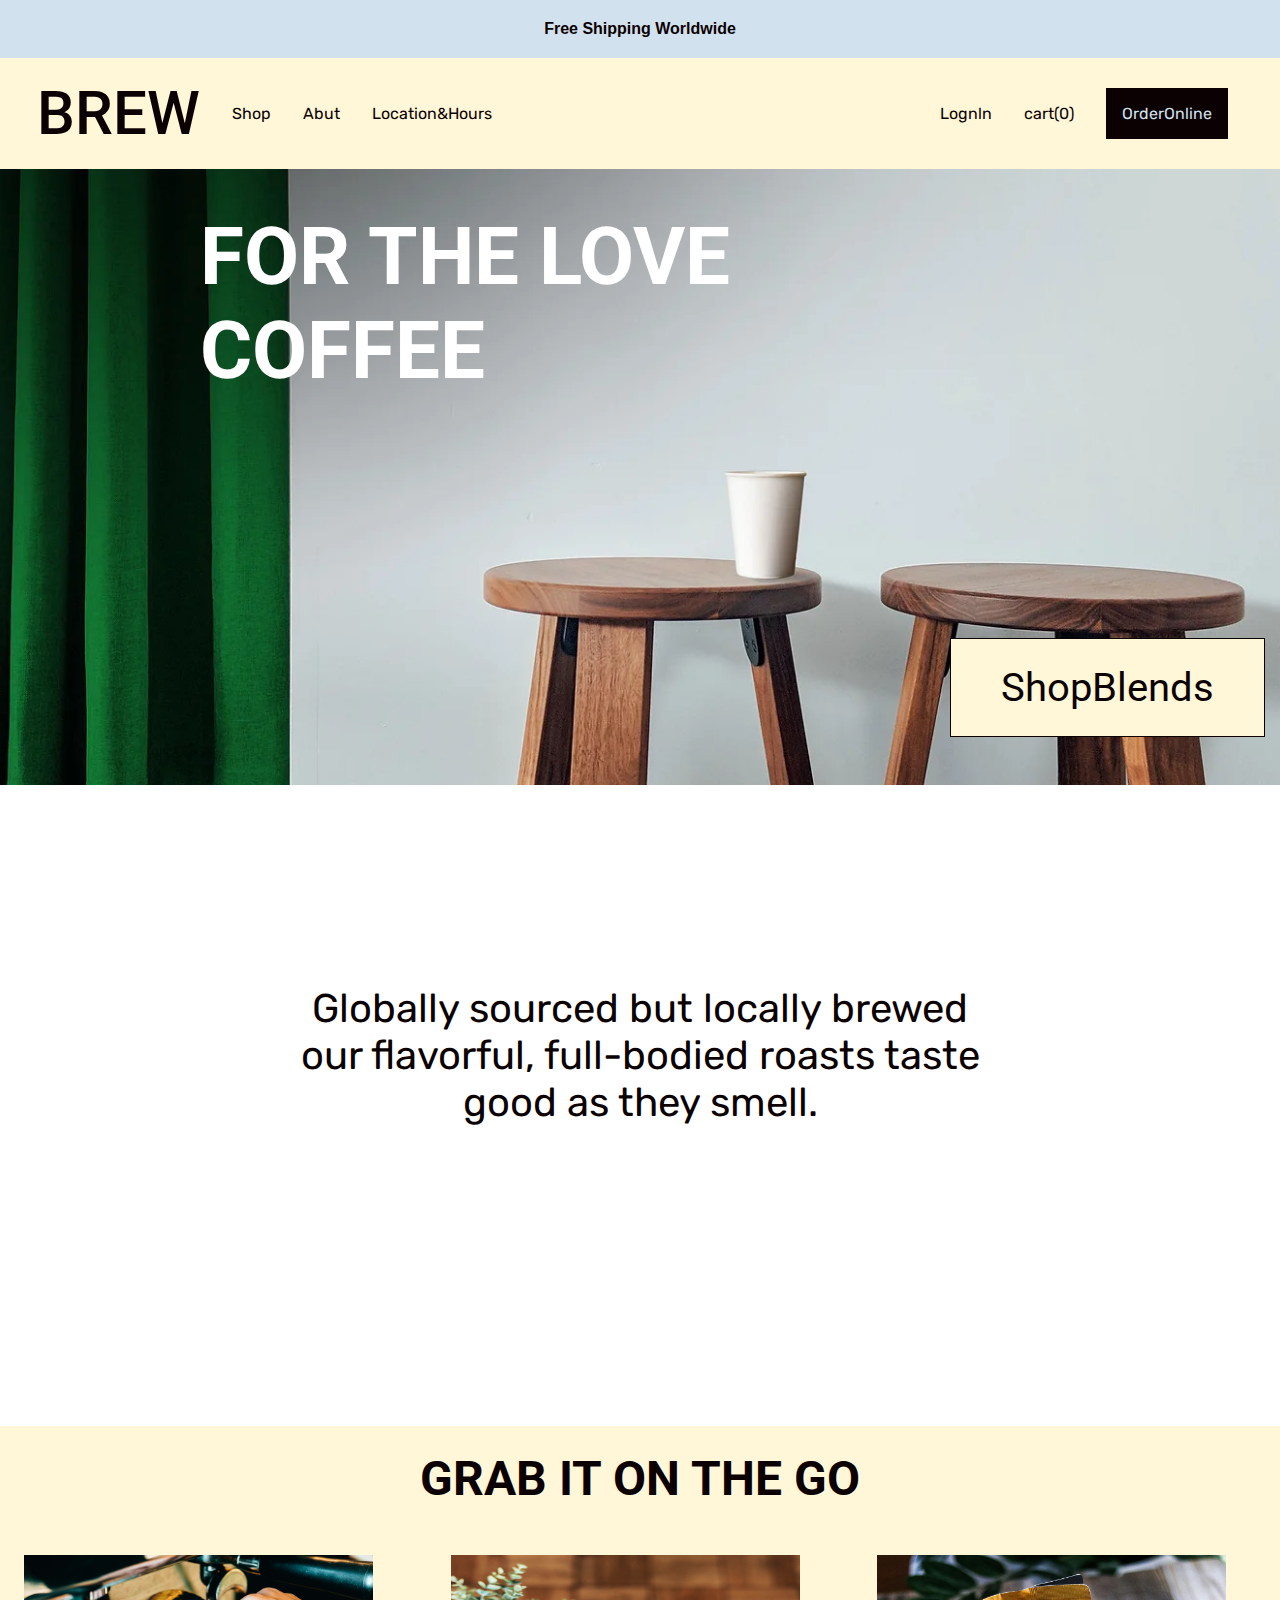
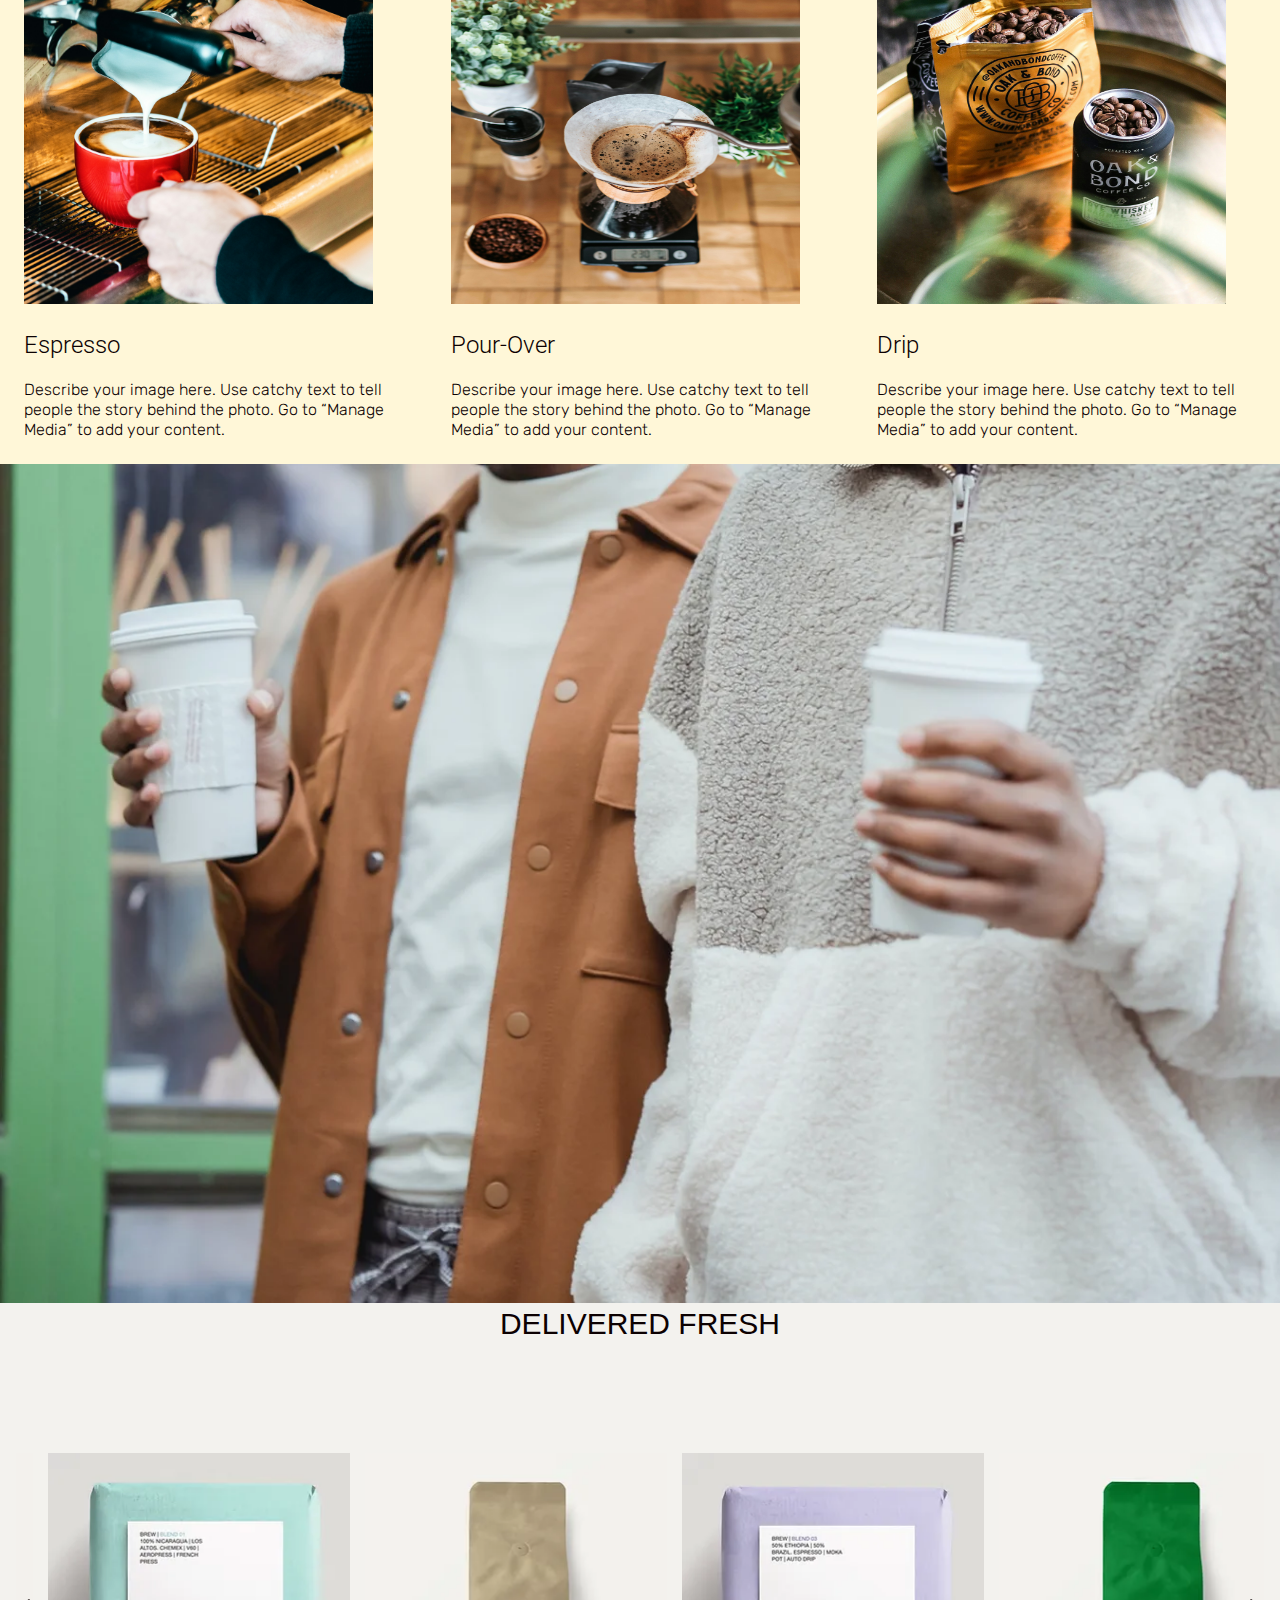
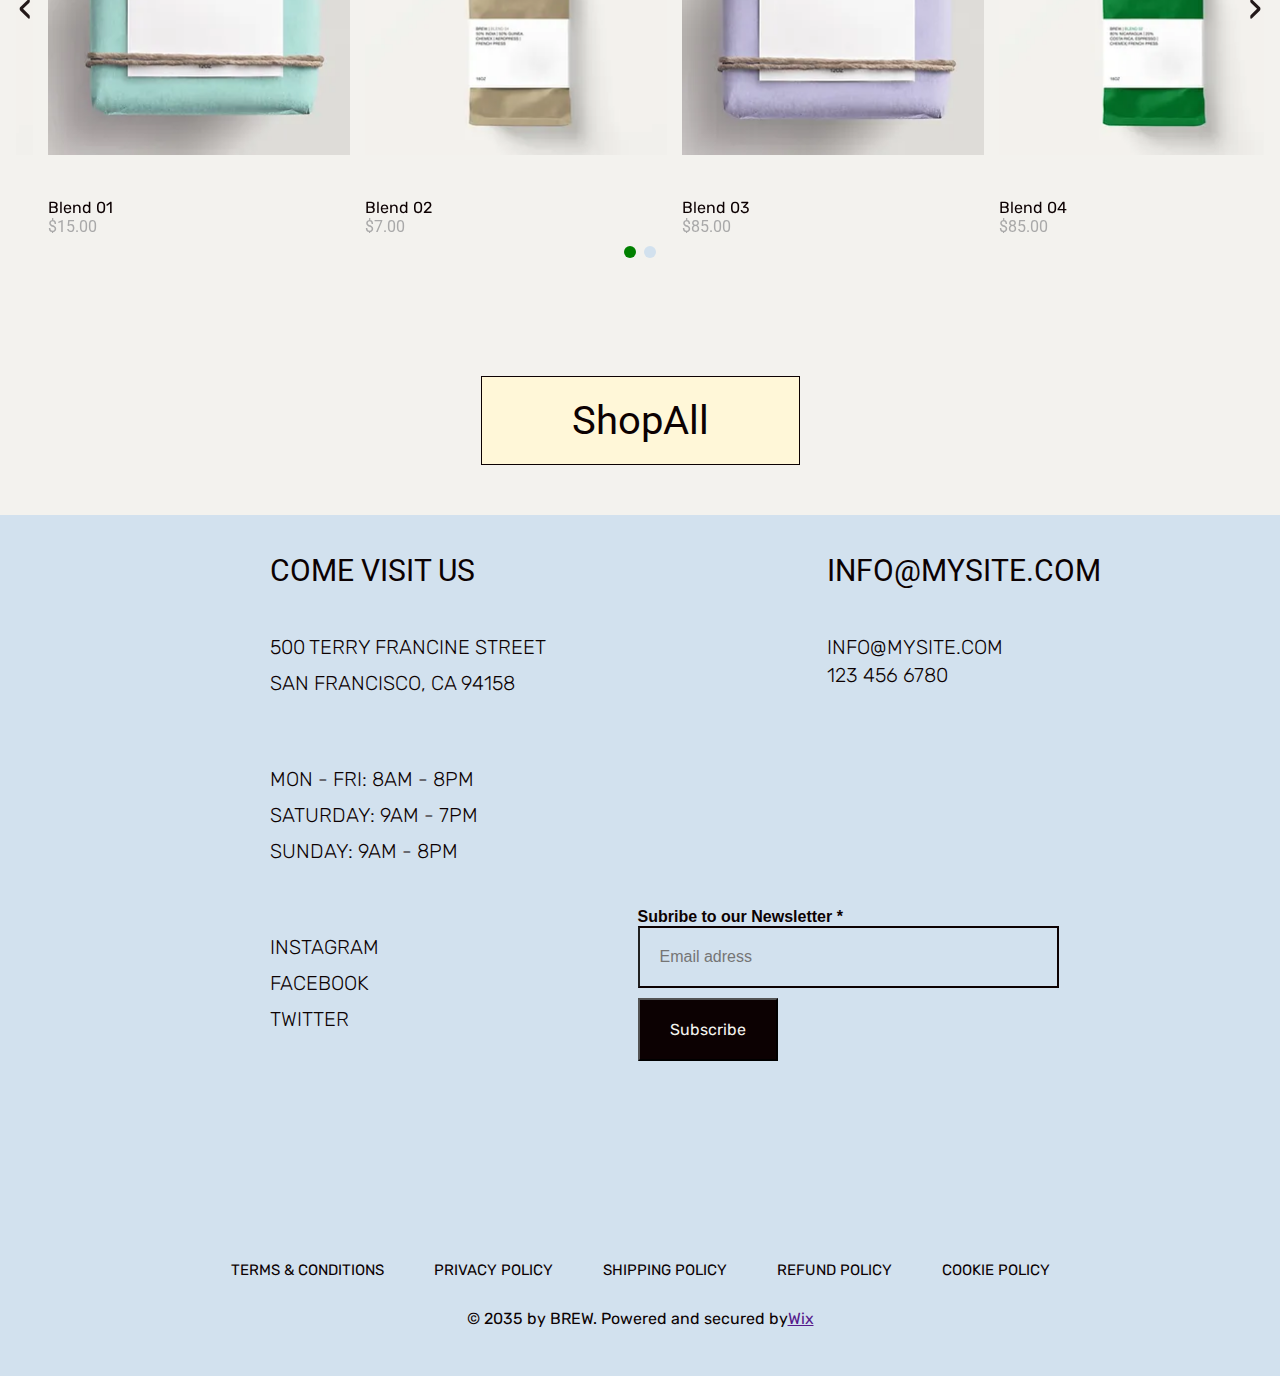
<file: index.html>
<!DOCTYPE html>
<html lang="en">

<head>
    <meta charset="UTF-8">
    <meta name="viewport" content="width=device-width, initial-scale=1.0">
    <title>Shop Coffee</title>
    <link rel="stylesheet" href="c ss/stayle.css">
    <link rel="stylesheet" href="c ss/owl.carousel.min.css">
    <link rel="stylesheet" href="c ss/owl.theme.default.min.css">
    <link rel="stylesheet" href="https://fonts.googleapis.com/css?family=Rubik">
    <link rel="stylesheet" href="https://fonts.googleapis.com/css?family=Roboto">
    <link rel="stylesheet" href="https://fonts.googleapis.com/css?family=Lilita One">
    <link rel="stylesheet" href="https:/unpkg.com/boxicons@latest/css/boxicons.min.css">

</head>
<body>
    <section class="data">
    <div class="flex">
        <h1 class="Free">Free Shipping Worldwide</h1>
    </div>
    <header>
        <div class="logo">
                   <a href="index.html"><h6>BREW</h6></a>
                 </div>
                 <div class="header-r">
            <nav>
                <ul class="flex">
                    <li class="x"><a href="shop.html">Shop</a></li>
                    <li class="x"><a href="abut.html">Abut</a></li>
                    <li class="x"><a href="#LocationHours">Location&Hours</a></li>
                    <div class="header-action">
                        <ul>
                            <li class="x"><a href="logn.html">Lognln</a></li>
                            <li class="x"><a href="cart(0)">cart(0)</a></li>
                            <div class="OrderOnline">
                            <li class="x"><a href="#" class="order">OrderOnline</a></li>
                </ul>
                    </div>
            </nav>
            <div class="responsive-menu">
                <div class="cart">
                <li class="cart"><a href="cart(0)">cart(0)</a></li>
                </div>
                <div class="re">
                <a href="#" class="openmenu"><img src="imges/responsive-menu.svg"
                 alt="mobile menu icon"></a>
                </div>
            </div>
            
                <ul class="sidebar">
                    <li class="close"><a href="#" class="closemenu"><img src="imges/close.svg" alt=""></a></li>
                    <li class="x"><a href="shop.html">Shop</a></li>
                    <li class="x"><a href="abut.html">Abut</a></li>
                    <li class="x"><a href="#footer">Location&Hours</a></li>

                        <ul class="hlf">
                            <li class="x"><a href="logn.html">Lognln</a></li>
                            <div class="OrderOnline">
                            <li class="x"><a href="#" class="order">OrderOnline</a></li>
                </ul>
            
        </div>
       
    </section>
            </header>
            <section class="hero">
                <div class="maxwidth">
                <div class="hero-l">
                <h4>FOR THE LOVE</h4>
                    <h4>COFFEE</h4>
                </div>
                    <div class="hero-r">
                    <a href="#" class="shopblends">ShopBlends</a>
                    </div>
                </div>
            </section>
    </section>
    
        <div class="mo maxwidth">
            <p>Globally sourced but locally brewed <br>
                our flavorful, full-bodied roasts taste <br>
                 good as they smell.</p>
        </div>
        <div class="grab">
            <h1>GRAB IT ON THE GO</h1>
        </div>
        <div class="cardscontainer maxwidth flex">
        <div class="grab  quarter"><a href="#"><img src="imges/sebastian-coman-photography-_dMHv6bNi5A-unsplash.jpg"></a>
            <h3>Espresso</h3>
            <p> Describe your image here. Use catchy text to tell people the story behind the photo.
                Go to “Manage Media” to add your content.</p>
        </div>
        <div class="grab quarter"><a href="#"><img src="imges/najib-kalil-ys0rBJK-k6Q-unsplash.jpg" ></a>
            <h3>Pour-Over</h3>
            <p> Describe your image here. Use catchy text to tell<br>
                 people the story behind the photo.
                Go to “Manage Media” to add your content.</p>
        </div>
        <div class="grab quarter"><a href="#"><img src="imges/oak-bond-coffee-co-DRJmnoxSEZw-unsplash.jpg"></a>
            <h3>Drip</h3>
            <p> Describe your image here. Use catchy text to tell people the story behind the photo.
                Go to “Manage Media” to add your content.</p>
        </div>
        </div>
    </div>
    <div class="zo">
        <img src="imges/c837a6_6d76103ea529451fbe00ee270c1f59ea~mv2.webp" alt="photo">
        <div class="flex maxwidth">
            <h2>DELIVERED FRESH</h2>
            </div>
    </div>
    <section class="our-menu">
        <div class="maxwidth photo">
            <ul class="cards owl-carousel" id="cards">
                <li class="card"><a href="Blend 01.html"><img src="imges/84770f_1cea87595f6c4d37899d07370562089c~mv2.webp"><br>Blend 01 <br> <samp class="ww">$15.00</samp></a></li>
                <li class="card"><a href="Blend 02.html"><img src="imges/c837a6_a846015cd32f428992ec894a73906341~mv2.webp"><br>Blend 02 <br> <samp class="ww">$7.00</samp></a></li>
                <li class="card"><a href="Blend 03.html"><img src="imges/84770f_c97947e9a07e4991bc824fe6510f9376~mv2.webp"><br>Blend 03 <br> <samp class="ww">$85.00</samp></a></li>
                <li class="card"><a href="Blend 04.html"><img src="imges/c837a6_1e65da23334f4eb8bafd875a483ef48e~mv2.webp"><br>Blend 04 <br> <samp class="ww">$85.00</samp></a></li>
                <li class="card"><a href="Blend 05.html"><img src="imges/84770f_141e2ec6209840449c122d2f447d433c~mv2.webp"><br>Blend 05 <br> <samp class="ww">$85.00</samp></a></li>
                <li class="card"><a href="Blend 06.html"><img src="imges/c837a6_601e0903e6724acfb1f2826549e1ac53~mv2.webp"><br>Blend 06 <br> <samp class="ww">$85.00</samp></a></li>
            </ul>
        </div>
    </section>
    <div class="y">
        <a href="#" class="shopAll">ShopAll</a>
        </div>
    <section class="LocationHours" id="LocationHours">
        <footer class="maxwidth" action="index.html">
            <div class="flex">
            <div class="footer-l">
                <h4>COME VISIT US</h4>
                <ul>
                    <li>500 TERRY FRANCINE STREET</li>
                    <li>SAN FRANCISCO, CA 94158</li>
                </ul>
            </div>
                <div class="footer-t">
                    <h4>INFO@MYSITE.COM</h4>
                    <ul>
                        <li><a href="mailto:INFO@MYSITE.COM">INFO@MYSITE.COM</a></li>
                        <li>123 456 6780</li>
                    </ul>
                </div>
            </div>
            <div class="footer-r">
                <ul>
                    <li>MON - FRI: 8AM - 8PM</li>
                    <li> ​​SATURDAY: 9AM - 7PM</li>
                    <li> ​SUNDAY: 9AM - 8PM</li>
                </ul>
                </div>
                <div class="flex">
                <div  class="footer-j">
                    <ul>
                        <li><a href="https://www.instagram.com/wix">INSTAGRAM</a></li>
                        <li><a href="https://www.facebook.com/wix">FACEBOOK</a></li>
                        <li><a href="https://www.twitter.com/wix">TWITTER</a></li>
                    </ul>
                    </div>
                    <div class="h">
                        <h6>Subribe to our Newsletter *</h6>
                        <input type="email" class="ccustom-focus" placeholder="Email adress" required aria-required="true" pattern="^ .+@.+/.[a-ZA-Z]{2,63}$" maxlength="250" autocomplete="off" aria-invalid="true" name="mail">
                    <input type="submit" value="Subscribe" name="mail">
                    </div>
        </footer>
        <div class="i">
            <ul class="flex">
                <li>TERMS & CONDITIONS</li>
                <li>PRIVACY POLICY</li>
                <li>SHIPPING POLICY</li>
                <li>REFUND POLICY</li>
                <li>COOKIE POLICY</li>
            </ul>
        </div>
        <div class="i"><p class="flex">© 2035 by BREW. Powered and secured by <a href=""><u>Wix</u></a></p></div>
    </section>
    <span class="backtotop"></span>
    <div class="closePopup">
    
    </div>
</body>
<script src="jquery/jquery-3.7.1.min.js"></script>
<script src="js/owl.carousel.min.js"></script>
<script src="./js/opn.js"></script>
</html>
</file>
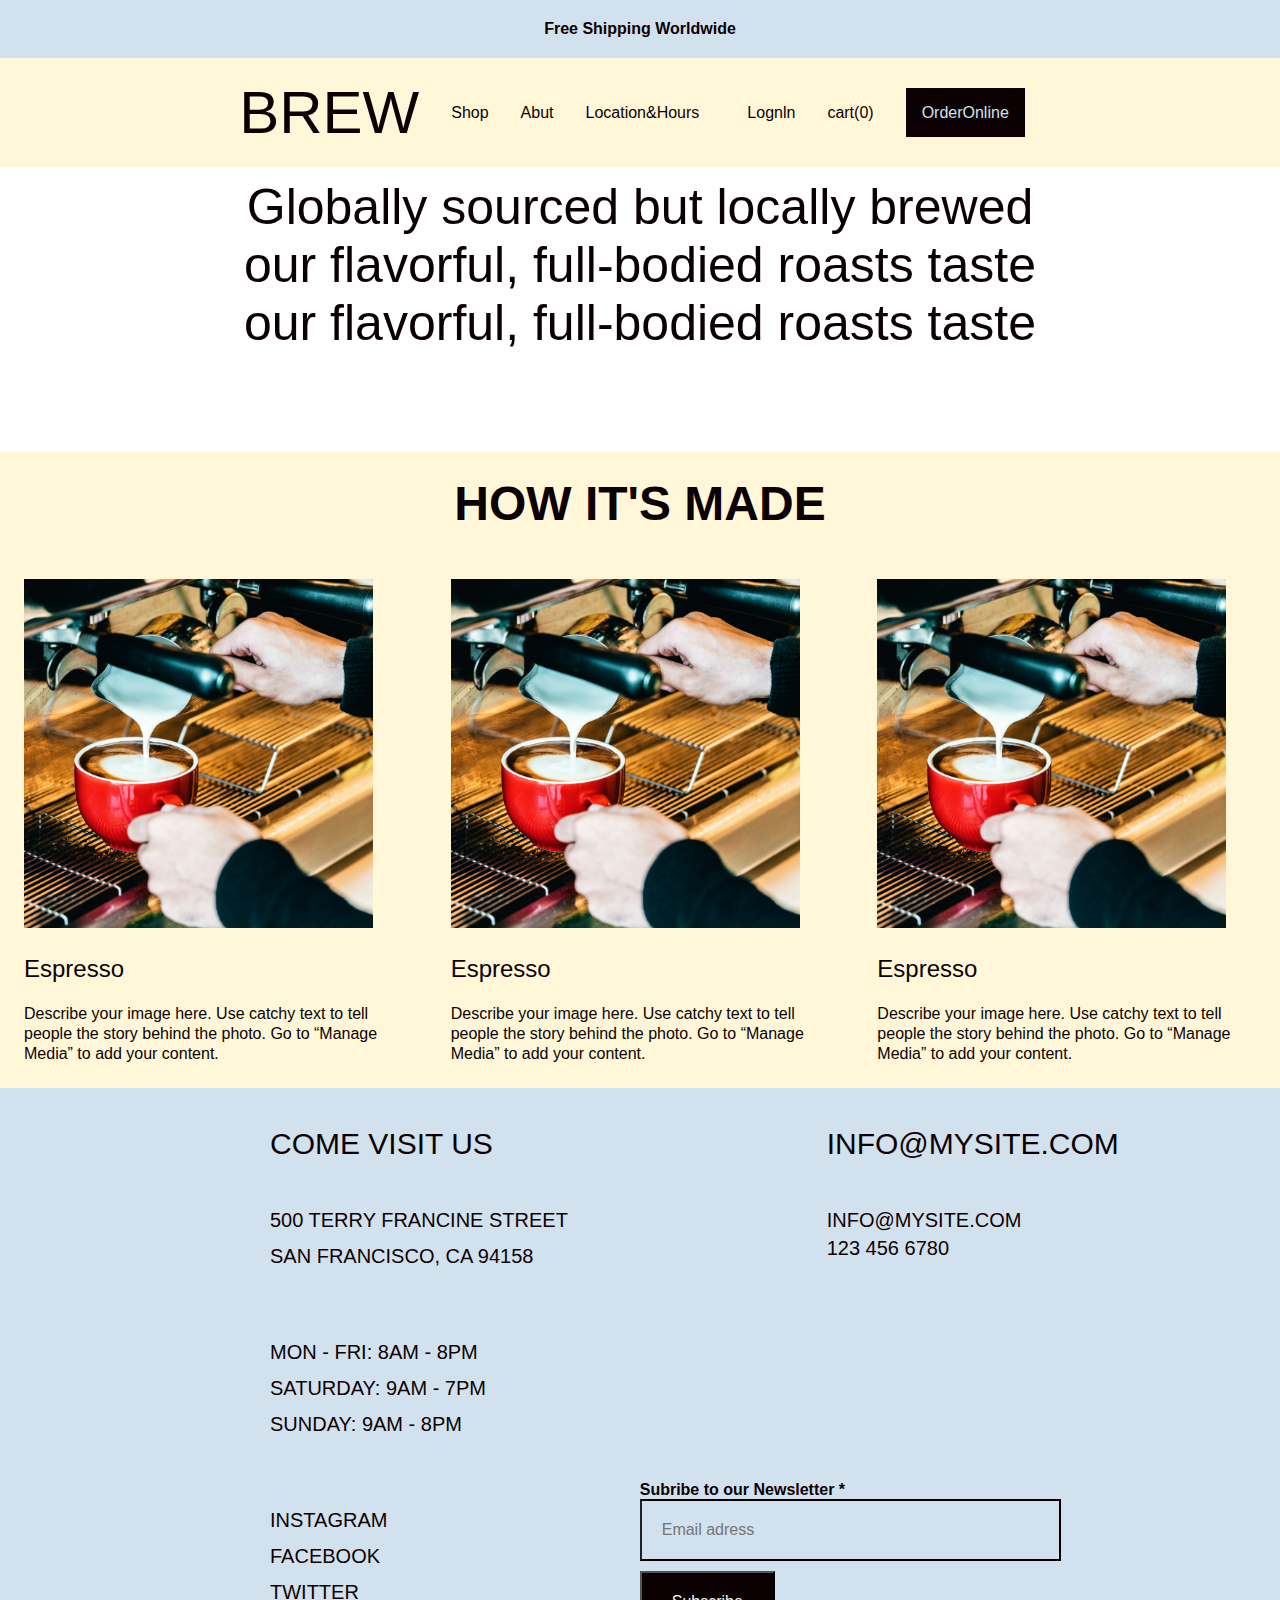
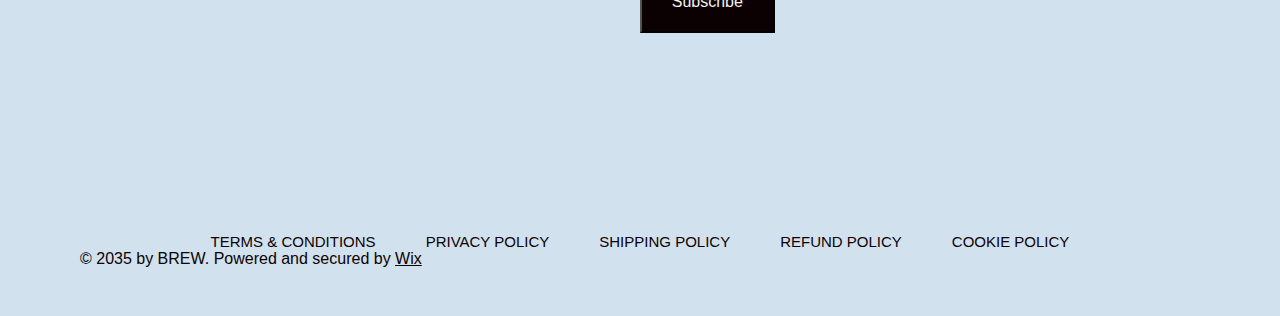
<file: abut.html>
<!DOCTYPE html>
<html lang="en">
<head>
    <meta charset="UTF-8">
    <meta name="viewport" content="width=device-width, initial-scale=1.0">
    <link rel="stylesheet" href="c ss/stayle.css">
    <title>Abut</title>
</head>
<body>
    <section class="data">
        <div class="flex">
            <h1 class="Free">Free Shipping Worldwide</h1>
        </div>
        <header class="flex valingn_center">
            <div class="logo">
                       <a href="index.html"><h6>BREW</h6></a>
                     </div>
                <nav>
                    <ul class="flex">
                        <li><a href="shop.html">Shop</a></li>
                        <li><a href="abut.html">Abut</a></li>
                        <li><a href="index.html">Location&Hours</a></li>
    
                            <ul class="hlf">
                                <li><a href="logn.html">Lognln</a></li>
                                <li><a href="cart(0)">cart(0)</a></li>
                                <div class="OrderOnline">
                                <a href="#" class="order">OrderOnline</a>
                    </ul>
                </nav>
                     </div>
            </div>
        </section>
        





    
    <div class="m">
        <div class="v">
            <h1>WHO WE ARE</h1>
        </div>
        <h1>Globally sourced but locally brewed<br>
            our flavorful, full-bodied roasts taste<br>
            our flavorful, full-bodied roasts taste<br>
            </h1>
    </div>
    <div class="grab">
        <h1>HOW IT'S MADE</h1>
    </div>
    <div class="cardscontainer maxwidth flex">
       <div class="grab quarter"> 
        <a href=""><img src="imges/sebastian-coman-photography-_dMHv6bNi5A-unsplash.jpg" alt=""></a>
        <h3>Espresso</h3>
        <p>Describe your image here. Use catchy text to tell people the story behind the photo.
            Go to “Manage Media” to add your content.</p>
       </div>
       <div class="grab quarter"> 
        <a href=""><img src="imges/sebastian-coman-photography-_dMHv6bNi5A-unsplash.jpg" alt=""></a>
        <h3>Espresso</h3>
        <p>Describe your image here. Use catchy text to tell people the story behind the photo.
            Go to “Manage Media” to add your content.</p>
       </div>
       <div class="grab quarter"> 
        <a href=""><img src="imges/sebastian-coman-photography-_dMHv6bNi5A-unsplash.jpg" alt=""></a>
        <h3>Espresso</h3>
        <p>Describe your image here. Use catchy text to tell people the story behind the photo.
            Go to “Manage Media” to add your content.</p>
       </div>
       
    </div>





    <section class="LocationHours" id="LocationHours">
        <footer class="maxwidth" action="index.html">
            <div class="flex">
            <div class="footer-l">
                <h4>COME VISIT US</h4>
                <ul>
                    <li>500 TERRY FRANCINE STREET</li>
                    <li>SAN FRANCISCO, CA 94158</li>
                </ul>
            </div>
                <div class="footer-t">
                    <h4>INFO@MYSITE.COM</h4>
                    <ul>
                        <li><a href="mailto:INFO@MYSITE.COM">INFO@MYSITE.COM</a></li>
                        <li>123 456 6780</li>
                    </ul>
                </div>
            </div>
            <div class="footer-r">
                <ul>
                    <li>MON - FRI: 8AM - 8PM</li>
                    <li> ​​SATURDAY: 9AM - 7PM</li>
                    <li> ​SUNDAY: 9AM - 8PM</li>
                </ul>
                </div>
                <div class="flex">
                <div  class="footer-j">
                    <ul>
                        <li><a href="https://www.instagram.com/wix">INSTAGRAM</a></li>
                        <li><a href="https://www.facebook.com/wix">FACEBOOK</a></li>
                        <li><a href="https://www.twitter.com/wix">TWITTER</a></li>
                    </ul>
                    </div>
                    <div class="h">
                        <h6>Subribe to our Newsletter *</h6>
                        <input type="email" class="ccustom-focus" placeholder="Email adress" required aria-required="true" pattern="^ .+@.+/.[a-ZA-Z]{2,63}$" maxlength="250" autocomplete="off" aria-invalid="true" name="mail">
                    <input type="submit" value="Subscribe" name="mail">
                    </div>
        </footer>
        <div class="i">
            <ul class="flex">
                <li>TERMS & CONDITIONS</li>
                <li>PRIVACY POLICY</li>
                <li>SHIPPING POLICY</li>
                <li>REFUND POLICY</li>
                <li>COOKIE POLICY</li>
            </ul>
        </div>
        <div class="fc maxwidth"><p>© 2035 by BREW. Powered and secured by <u>Wix</u></p></div>
    </section>
</body>
</html>
</file>
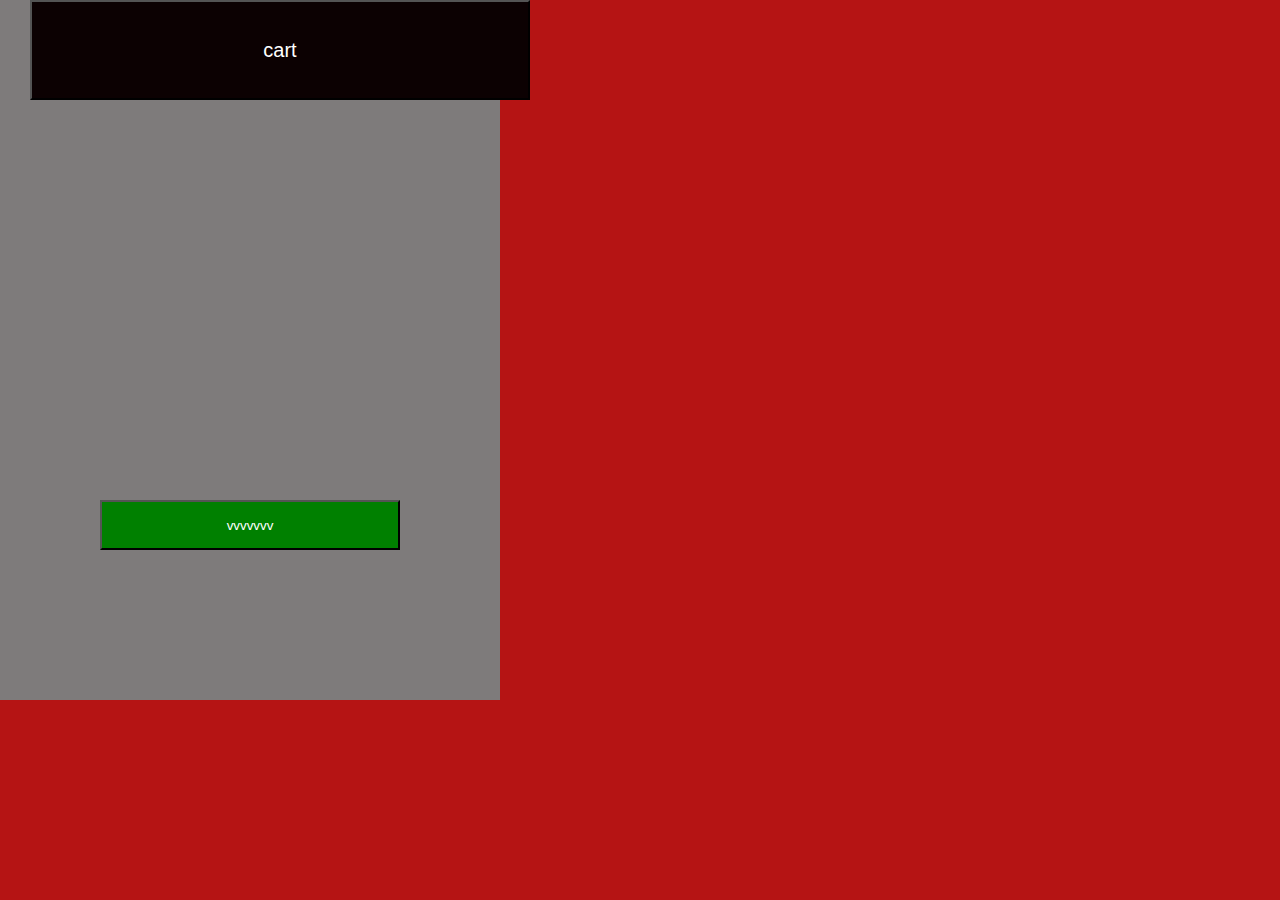
<file: b.html>
<!DOCTYPE html>
<html lang="en">
<head>
    <meta charset="UTF-8">
    <meta name="viewport" content="width=device-width, initial-scale=1.0">
    <title>Document</title>
    <link rel="stylesheet" href="c ss/stayle.css">
</head>
<body class="order">
    <div class="ggg">
        <div class="cart">
            <button>cart</button>
        </div>
        <div class="vi">
            <button>vvvvvvv</button>
        </div>
    </div>
</body>
</html>
</file>
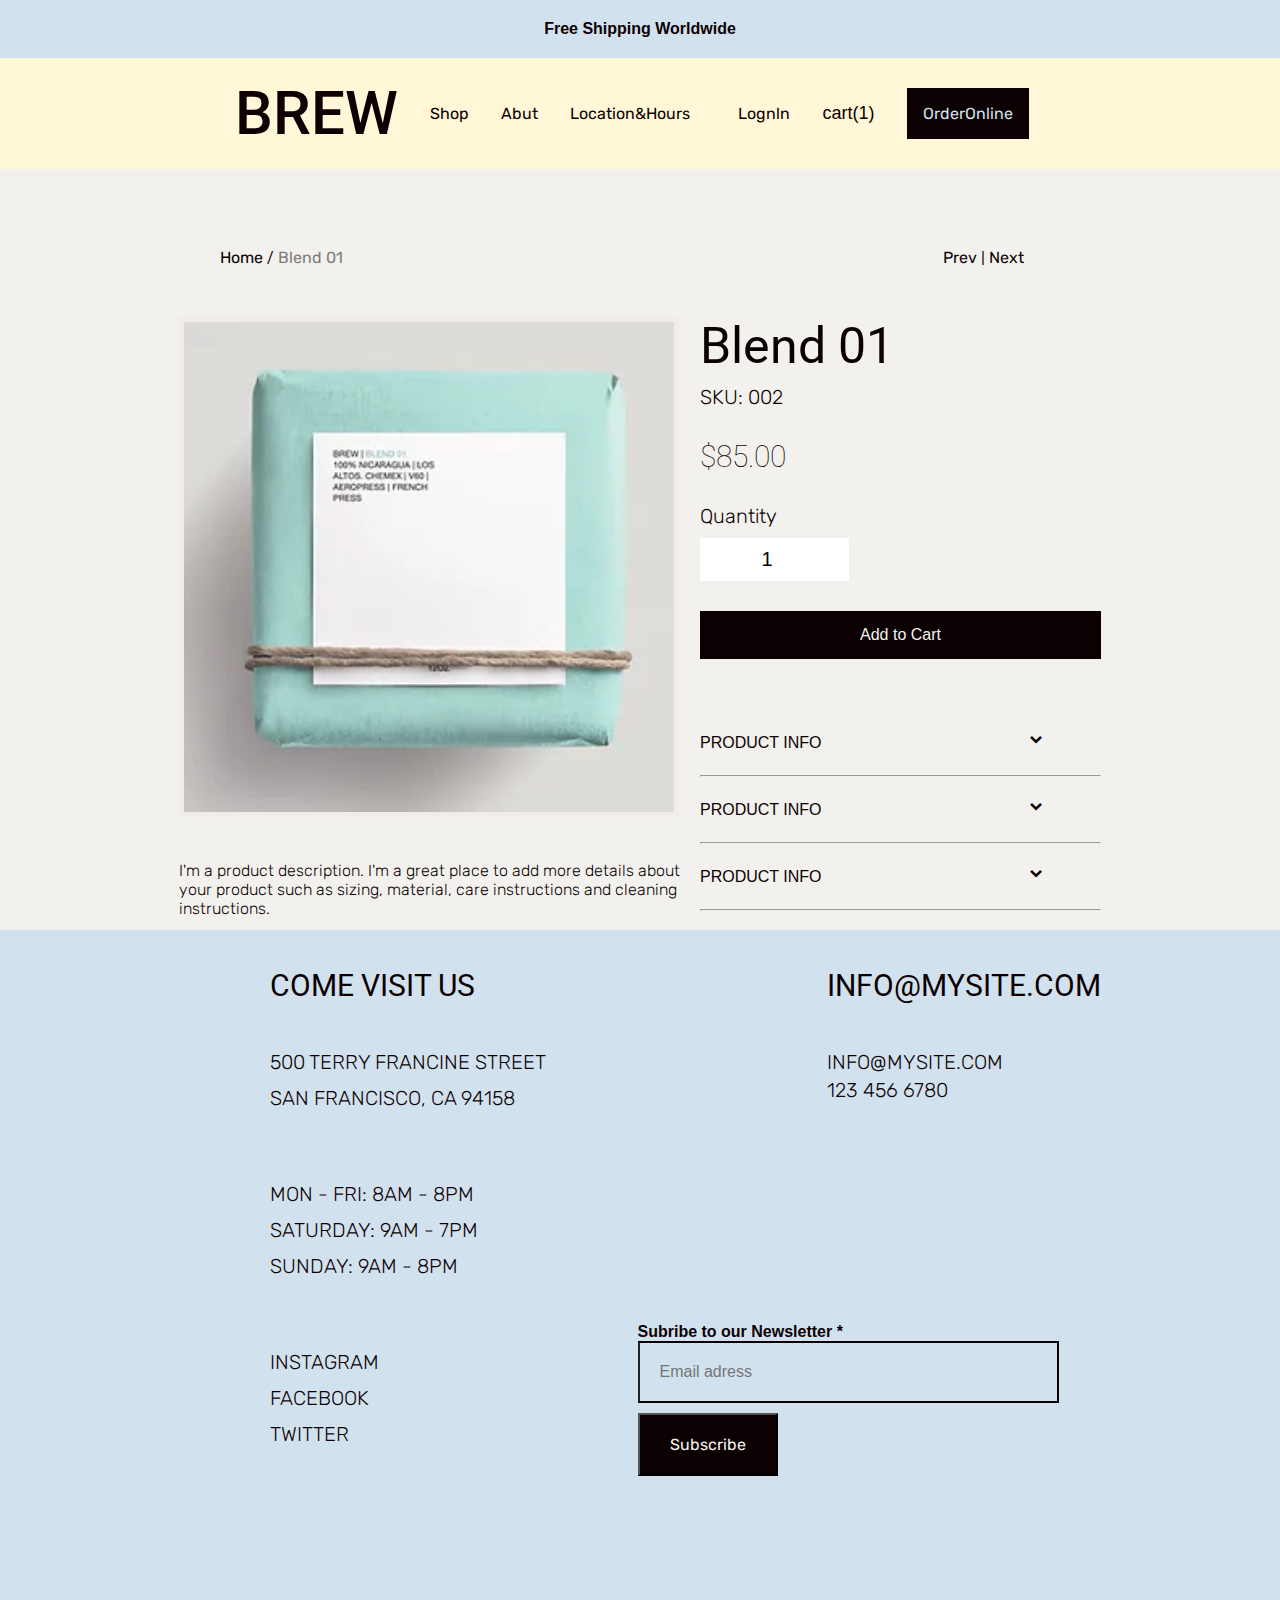
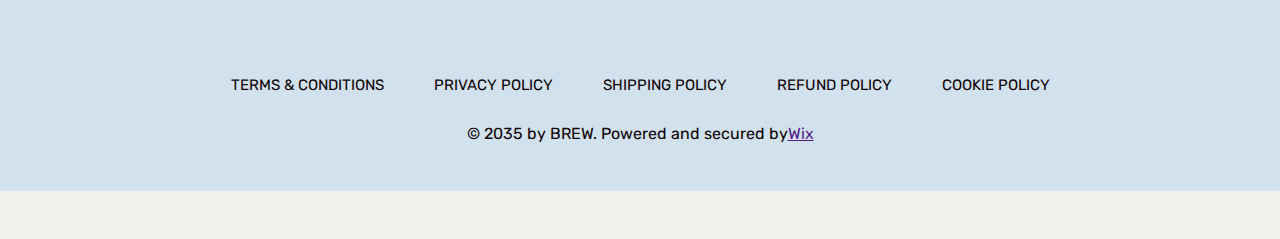
<file: Blend 01.html>
<!DOCTYPE html>
<html lang="en">
<head>
    <meta charset="UTF-8">
    <meta name="viewport" content="width=device-width, initial-scale=1.0">
    <title>Blend 01</title>
    <link rel="stylesheet" href="c ss/stayle.css">
    <link rel="stylesheet" href="c ss/owl.carousel.min.css">
    <link rel="stylesheet" href="c ss/owl.theme.default.min.css">
    <link rel="stylesheet" href="https://fonts.googleapis.com/css?family=Rubik">
    <link rel="stylesheet" href="https://fonts.googleapis.com/css?family=Roboto">
    <link rel="stylesheet" href="https://fonts.googleapis.com/css?family=Lilita One">
    <link rel="stylesheet" href="https:/unpkg.com/boxicons@latest/css/boxicons.min.css">
</head>
<body class="hero">
  <section class="data">
    <div class="flex">
        <h1 class="Free">Free Shipping Worldwide</h1>
    </div>
    <header class="flex valingn_center">
        <div class="logo">
          <a href="index.html"><h6>BREW</h6></a>
                 </div>
            <nav>
                <ul class="flex">
                    <li><a href="shop.html">Shop</a></li>
                    <li><a href="abut.abut">Abut</a></li>
                    <li><a href="#Location&Hours">Location&Hours</a></li>

                        <ul class="hlf">
                            <li><a href="logn.html">Lognln</a></li>
                            <li><a href=""><button href="cart(1)" id="input">cart(1)</a></li>
                            <div class="OrderOnline">
                            <a href="#" class="order">OrderOnline</a>
                </ul>
            </nav>
                 </div>
        </div>
    </section>
            </header>

  
    <section>
      <div class="opo">
        <div class="lj">
      <a class="nn" href="index.html">Home</a> / <a class="bi"> Blend 01</a>
        </div>
      <div class="nl">
      <a href="Blend 01.html">Prev</a>  |  <a href="Blend 02.html"> Next</a>
      </div>
      </div>
      <div class="kl">
            <div class="uy">
            <img src="imges/84770f_1cea87595f6c4d37899d07370562089c~mv2.webp" alt="">
            <p>I'm a product description. I'm a great place to add more details about</p>
            <p>your product such as sizing, material, care instructions and cleaning</p>
            <p>instructions.</p>
            </div>
            <div class="jog">
                <h1>Blend 01</h1>
                <p>SKU: 002</p>
                <h3>$85.00</h3>
                <p class="pm">Quantity</p>
                <input type="number" pattern="[0-9]*" value="1" min="1" id="input">
                <div class="poo">
                <button onclick="setInterValue()" >Add to Cart</button>
                </div>
                <div class="accordion" id="accordionPanelsStayOpenExample">
                  <div class="accordion-item">
                    
                    <div id="panelsStayOpen-collapseOne" class="accordion-collapsecollapseshow" aria-activedescendant="heading-1">
                      <div class="accordion-body">
                        <details>
                          <summary> PRODUCT INFO 
                            <i class='bx bxs-chevron-down bx-tada' ></i>
                          </summary>
                        <P>I'm a product detail. I'm a great place to add more</P>
                        <P>information about your product such as sizing,</P>
                        <P>material, care and cleaning instructions. This is</P>
                        <P>also a great space to write what makes this</P>
                        <P>product special and how your customers can</P>
                        <P>benefit from this item. Buyers like to know what</P>
                        <P>they’re getting before they purchase, so give them</P>
                        <P>as much information as possible so they can buy </P>
                        <P>with confidence and certainty.</P>
                        </details>
                      </div>
                    </div>
                  </div><hr> <br>
                <div class="accordion" id="accordionPanelsStayOpenExample">
                  <div class="accordion-item">
                  
                    <div id="panelsStayOpen-collapseOne" class="accordion-collapsecollapseshow" aria-activedescendant="heading-1">
                      <div class="accordion-body">
                        <details>
                          <summary>PRODUCT INFO
                            <i class='bx bxs-chevron-down bx-tada' ></i>
                          </summary>
                        <P>I’m a Return and Refund policy. I’m a great place</P>
                        <P>to let your customers know what to do in case</P>
                        <P>they are dissatisfied with their purchase. Having a</P>
                        <P>straightforward refund or exchange policy is a</P>
                        <P>great way to build trust and reassure your</P>
                        <P>customers that they can buy with confidence.</P>
                        </details>
                      </div>
                    </div>
                  </div><hr> <br>
                <div class="accordion" id="accordionPanelsStayOpenExample">
                  <div class="accordion-item">
                    
                    <div id="panelsStayOpen-collapseOne" class="accordion-collapsecollapseshow" aria-activedescendant="heading-1">
                      <div class="accordion-body">
                        <details class="kou">
                          <summary>PRODUCT INFO
                            <i class='bx bxs-chevron-down bx-tada' ></i>
                          </summary>
                        <P>I'm a shipping policy. I'm a great place to add</P>
                        <P>more information about your shipping methods, </P>
                        <P>packaging and cost. Providing straightforward</P>
                        <P>information about your shipping policy is a great</P>
                        <P>way to build trust and reassure your customers</P>
                        <P>that they can buy from you with confidence.</P>
                        </details>
                      </div>
                    </div>
                  </div><hr> <br>













                  
        </div>
     </div>
    </section>

    
    <section class="LocationHours" id="LocationHours">
      <footer class="maxwidth" action="index.html">
          <div class="flex">
          <div class="footer-l">
              <h4>COME VISIT US</h4>
              <ul>
                  <li>500 TERRY FRANCINE STREET</li>
                  <li>SAN FRANCISCO, CA 94158</li>
              </ul>
          </div>
              <div class="footer-t">
                  <h4>INFO@MYSITE.COM</h4>
                  <ul>
                      <li><a href="mailto:INFO@MYSITE.COM">INFO@MYSITE.COM</a></li>
                      <li>123 456 6780</li>
                  </ul>
              </div>
          </div>
          <div class="footer-r">
              <ul>
                  <li>MON - FRI: 8AM - 8PM</li>
                  <li> ​​SATURDAY: 9AM - 7PM</li>
                  <li> ​SUNDAY: 9AM - 8PM</li>
              </ul>
              </div>
              <div class="flex">
              <div  class="footer-j">
                  <ul>
                      <li><a href="https://www.instagram.com/wix">INSTAGRAM</a></li>
                      <li><a href="https://www.facebook.com/wix">FACEBOOK</a></li>
                      <li><a href="https://www.twitter.com/wix">TWITTER</a></li>
                  </ul>
                  </div>
                  <div class="h">
                      <h6>Subribe to our Newsletter *</h6>
                      <input type="email" class="ccustom-focus" placeholder="Email adress" required aria-required="true" pattern="^ .+@.+/.[a-ZA-Z]{2,63}$" maxlength="250" autocomplete="off" aria-invalid="true" name="mail">
                  <input type="submit" value="Subscribe" name="mail">
                  </div>
      </footer>
      <div class="i">
          <ul class="flex">
              <li>TERMS & CONDITIONS</li>
              <li>PRIVACY POLICY</li>
              <li>SHIPPING POLICY</li>
              <li>REFUND POLICY</li>
              <li>COOKIE POLICY</li>
          </ul>
      </div>
      <div class="i"><p class="flex">© 2035 by BREW. Powered and secured by <a href=""><u>Wix</u></a></p></div>
  </section>
</body>
<script src="jquery/jquery-3.7.1.min.js"></script>
<script src="js/owl.carousel.min.js"></script>
<script src="./js/opn.js"></script>
</html>
</file>
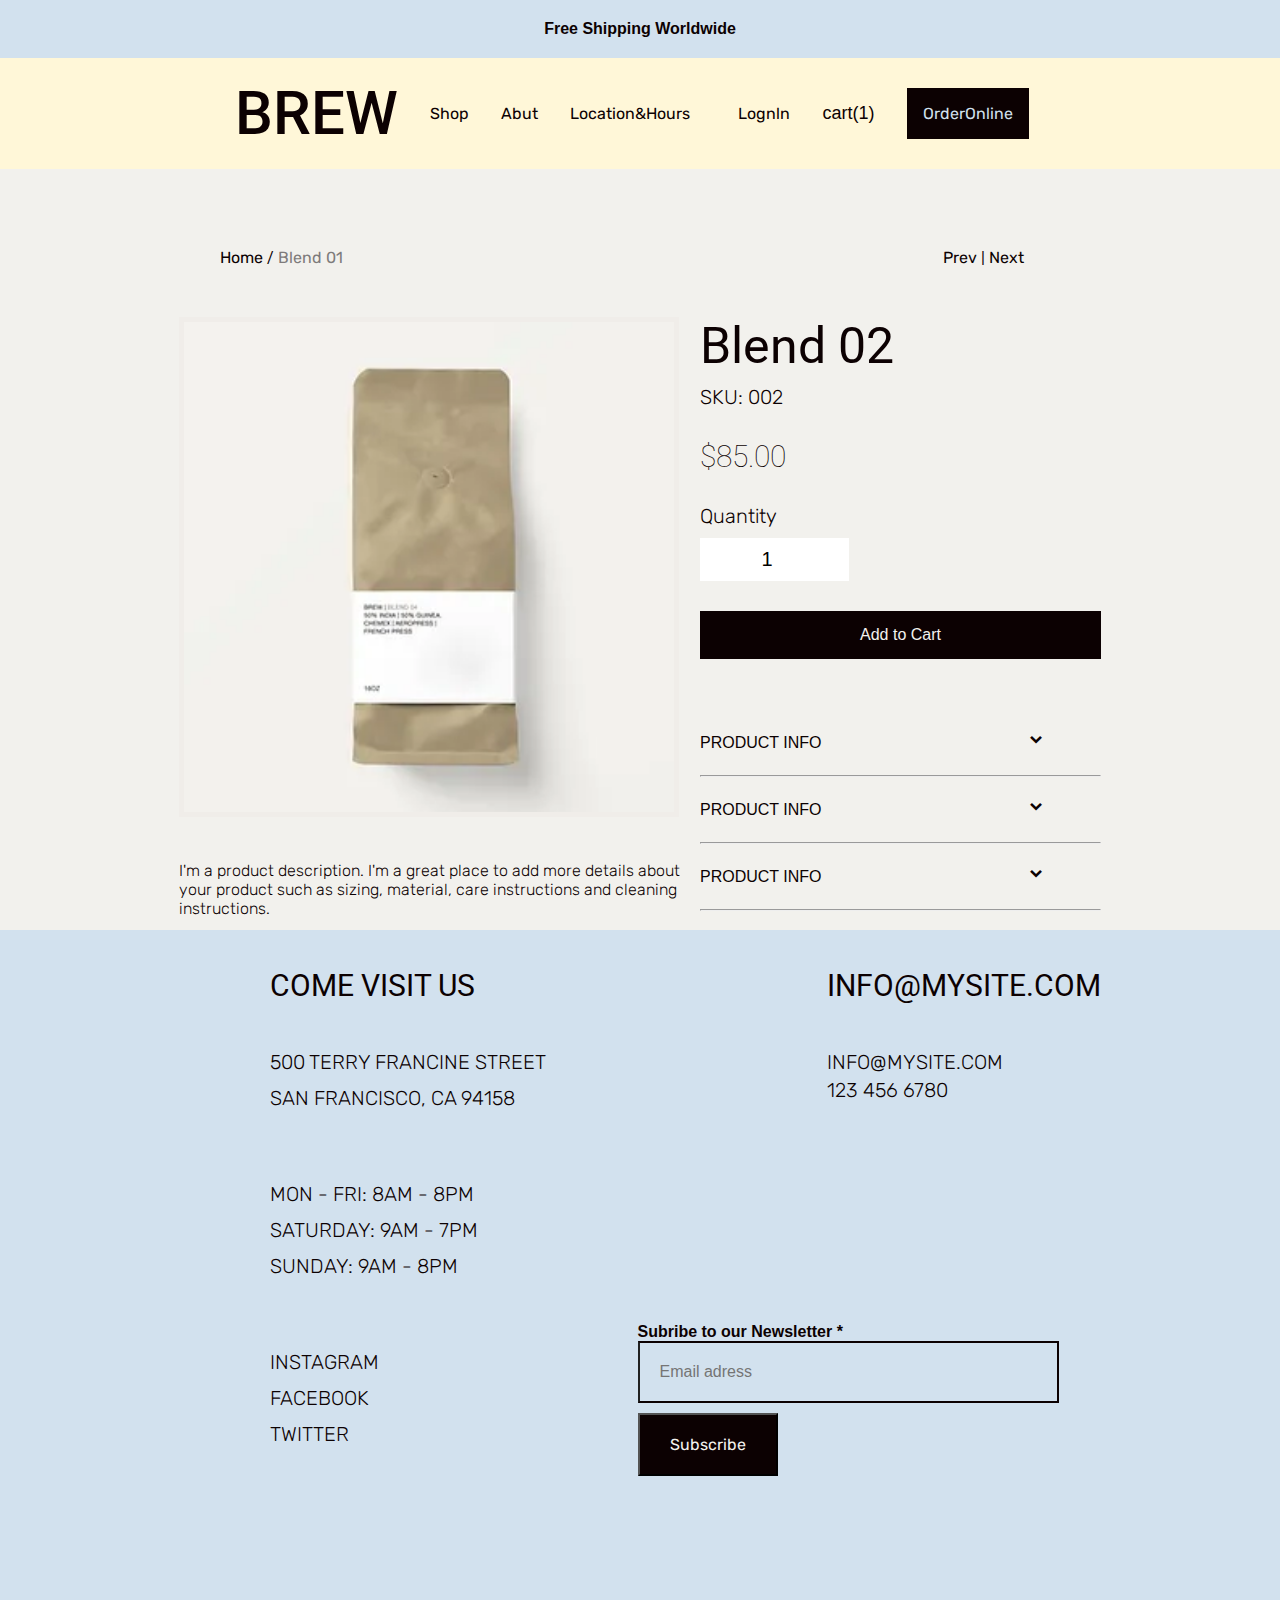
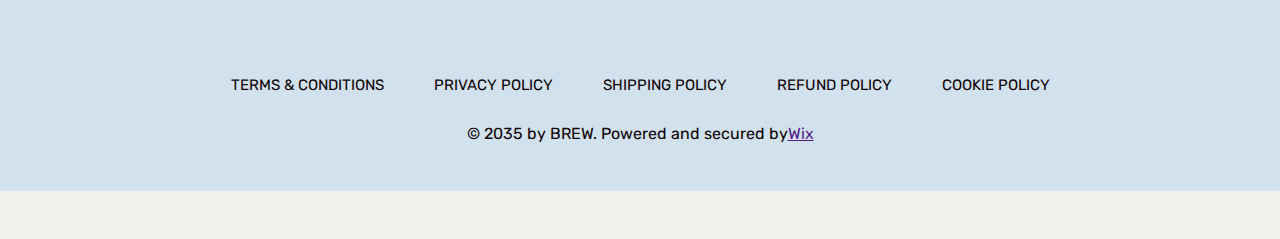
<file: Blend 02.html>
<!DOCTYPE html>
<html lang="en">
<head>
    <meta charset="UTF-8">
    <meta name="viewport" content="width=device-width, initial-scale=1.0">
    <title>Blend 01</title>
    <link rel="stylesheet" href="c ss/stayle.css">
    <link rel="stylesheet" href="c ss/owl.carousel.min.css">
    <link rel="stylesheet" href="c ss/owl.theme.default.min.css">
    <link rel="stylesheet" href="https://fonts.googleapis.com/css?family=Rubik">
    <link rel="stylesheet" href="https://fonts.googleapis.com/css?family=Roboto">
    <link rel="stylesheet" href="https://fonts.googleapis.com/css?family=Lilita One">
    <link rel="stylesheet" href="https:/unpkg.com/boxicons@latest/css/boxicons.min.css">
</head>
<body class="hero">

  <section class="data">
    <div class="flex">
        <h1 class="Free">Free Shipping Worldwide</h1>
    </div>
    <header class="flex valingn_center">
        <div class="logo">
          <a href="index.html"><h6>BREW</h6></a>
                 </div>
            <nav>
                <ul class="flex">
                    <li><a href="shop.html">Shop</a></li>
                    <li><a href="abut.abut">Abut</a></li>
                    <li><a href="#Location&Hours">Location&Hours</a></li>

                        <ul class="hlf">
                            <li><a href="logn.html">Lognln</a></li>
                            <li><a href=""><button href="cart(1)" id="input">cart(1)</a></li>
                            <div class="OrderOnline">
                            <a href="#" class="order">OrderOnline</a>
                </ul>
            </nav>
                 </div>
        </div>
    </section>
            </header>

  
    <section>
      <div class="opo">
        <div class="lj">
      <a class="nn" href="index.html">Home</a> / <a class="bi"> Blend 01</a>
        </div>
      <div class="nl">
      <a href="Blend 01.html">Prev</a>  |  <a href="Blend 03.html"> Next</a>
      </div>
      </div>
      <div class="kl">
            <div class="uy">
            <img src="imges/c837a6_a846015cd32f428992ec894a73906341~mv2.webp" alt="">
            <p>I'm a product description. I'm a great place to add more details about</p>
            <p>your product such as sizing, material, care instructions and cleaning</p>
            <p>instructions.</p>
            </div>
            <div class="jog">
                <h1>Blend 02</h1>
                <p>SKU: 002</p>
                <h3>$85.00</h3>
                <p class="pm">Quantity</p>
                <input type="number" pattern="[0-9]*" value="1" min="1" id="input">
                <div class="poo">
                <button onclick="setInterValue()" >Add to Cart</button>
                </div>
                <div class="accordion" id="accordionPanelsStayOpenExample">
                  <div class="accordion-item">
                    
                    <div id="panelsStayOpen-collapseOne" class="accordion-collapsecollapseshow" aria-activedescendant="heading-1">
                      <div class="accordion-body">
                        <details>
                          <summary>PRODUCT INFO
                            <i class='bx bxs-chevron-down bx-tada' ></i>
                          </summary>
                        <P>I'm a product detail. I'm a great place to add more</P>
                        <P>information about your product such as sizing,</P>
                        <P>material, care and cleaning instructions. This is</P>
                        <P>also a great space to write what makes this</P>
                        <P>product special and how your customers can</P>
                        <P>benefit from this item. Buyers like to know what</P>
                        <P>they’re getting before they purchase, so give them</P>
                        <P>as much information as possible so they can buy </P>
                        <P>with confidence and certainty.</P>
                        </details>
                      </div>
                    </div>
                  </div><hr> <br>
                <div class="accordion" id="accordionPanelsStayOpenExample">
                  <div class="accordion-item">
                  
                    <div id="panelsStayOpen-collapseOne" class="accordion-collapsecollapseshow" aria-activedescendant="heading-1">
                      <div class="accordion-body">
                        <details>
                          <summary>PRODUCT INFO
                            <i class='bx bxs-chevron-down bx-tada' ></i>
                          </summary>
                        <P>I’m a Return and Refund policy. I’m a great place</P>
                        <P>to let your customers know what to do in case</P>
                        <P>they are dissatisfied with their purchase. Having a</P>
                        <P>straightforward refund or exchange policy is a</P>
                        <P>great way to build trust and reassure your</P>
                        <P>customers that they can buy with confidence.</P>
                        </details>
                      </div>
                    </div>
                  </div><hr> <br>
                <div class="accordion" id="accordionPanelsStayOpenExample">
                  <div class="accordion-item">
                    
                    <div id="panelsStayOpen-collapseOne" class="accordion-collapsecollapseshow" aria-activedescendant="heading-1">
                      <div class="accordion-body">
                        <details class="kou">
                          <summary>PRODUCT INFO
                            <i class='bx bxs-chevron-down bx-tada' ></i>
                          </summary>
                        <P>I'm a shipping policy. I'm a great place to add</P>
                        <P>more information about your shipping methods, </P>
                        <P>packaging and cost. Providing straightforward</P>
                        <P>information about your shipping policy is a great</P>
                        <P>way to build trust and reassure your customers</P>
                        <P>that they can buy from you with confidence.</P>
                        </details>
                      </div>
                    </div>
                  </div><hr> <br>













                  
        </div>
     </div>
    </section>

    
    <section class="LocationHours" id="LocationHours">
      <footer class="maxwidth" action="index.html">
          <div class="flex">
          <div class="footer-l">
              <h4>COME VISIT US</h4>
              <ul>
                  <li>500 TERRY FRANCINE STREET</li>
                  <li>SAN FRANCISCO, CA 94158</li>
              </ul>
          </div>
              <div class="footer-t">
                  <h4>INFO@MYSITE.COM</h4>
                  <ul>
                      <li><a href="mailto:INFO@MYSITE.COM">INFO@MYSITE.COM</a></li>
                      <li>123 456 6780</li>
                  </ul>
              </div>
          </div>
          <div class="footer-r">
              <ul>
                  <li>MON - FRI: 8AM - 8PM</li>
                  <li> ​​SATURDAY: 9AM - 7PM</li>
                  <li> ​SUNDAY: 9AM - 8PM</li>
              </ul>
              </div>
              <div class="flex">
              <div  class="footer-j">
                  <ul>
                      <li><a href="https://www.instagram.com/wix">INSTAGRAM</a></li>
                      <li><a href="https://www.facebook.com/wix">FACEBOOK</a></li>
                      <li><a href="https://www.twitter.com/wix">TWITTER</a></li>
                  </ul>
                  </div>
                  <div class="h">
                      <h6>Subribe to our Newsletter *</h6>
                      <input type="email" class="ccustom-focus" placeholder="Email adress" required aria-required="true" pattern="^ .+@.+/.[a-ZA-Z]{2,63}$" maxlength="250" autocomplete="off" aria-invalid="true" name="mail">
                  <input type="submit" value="Subscribe" name="mail">
                  </div>
      </footer>
      <div class="i">
          <ul class="flex">
              <li>TERMS & CONDITIONS</li>
              <li>PRIVACY POLICY</li>
              <li>SHIPPING POLICY</li>
              <li>REFUND POLICY</li>
              <li>COOKIE POLICY</li>
          </ul>
      </div>
      <div class="i"><p class="flex">© 2035 by BREW. Powered and secured by <a href=""><u>Wix</u></a></p></div>
  </section>
</body>
<script src="jquery/jquery-3.7.1.min.js"></script>
<script src="js/owl.carousel.min.js"></script>
<script src="./js/opn.js"></script>
</html>
</file>
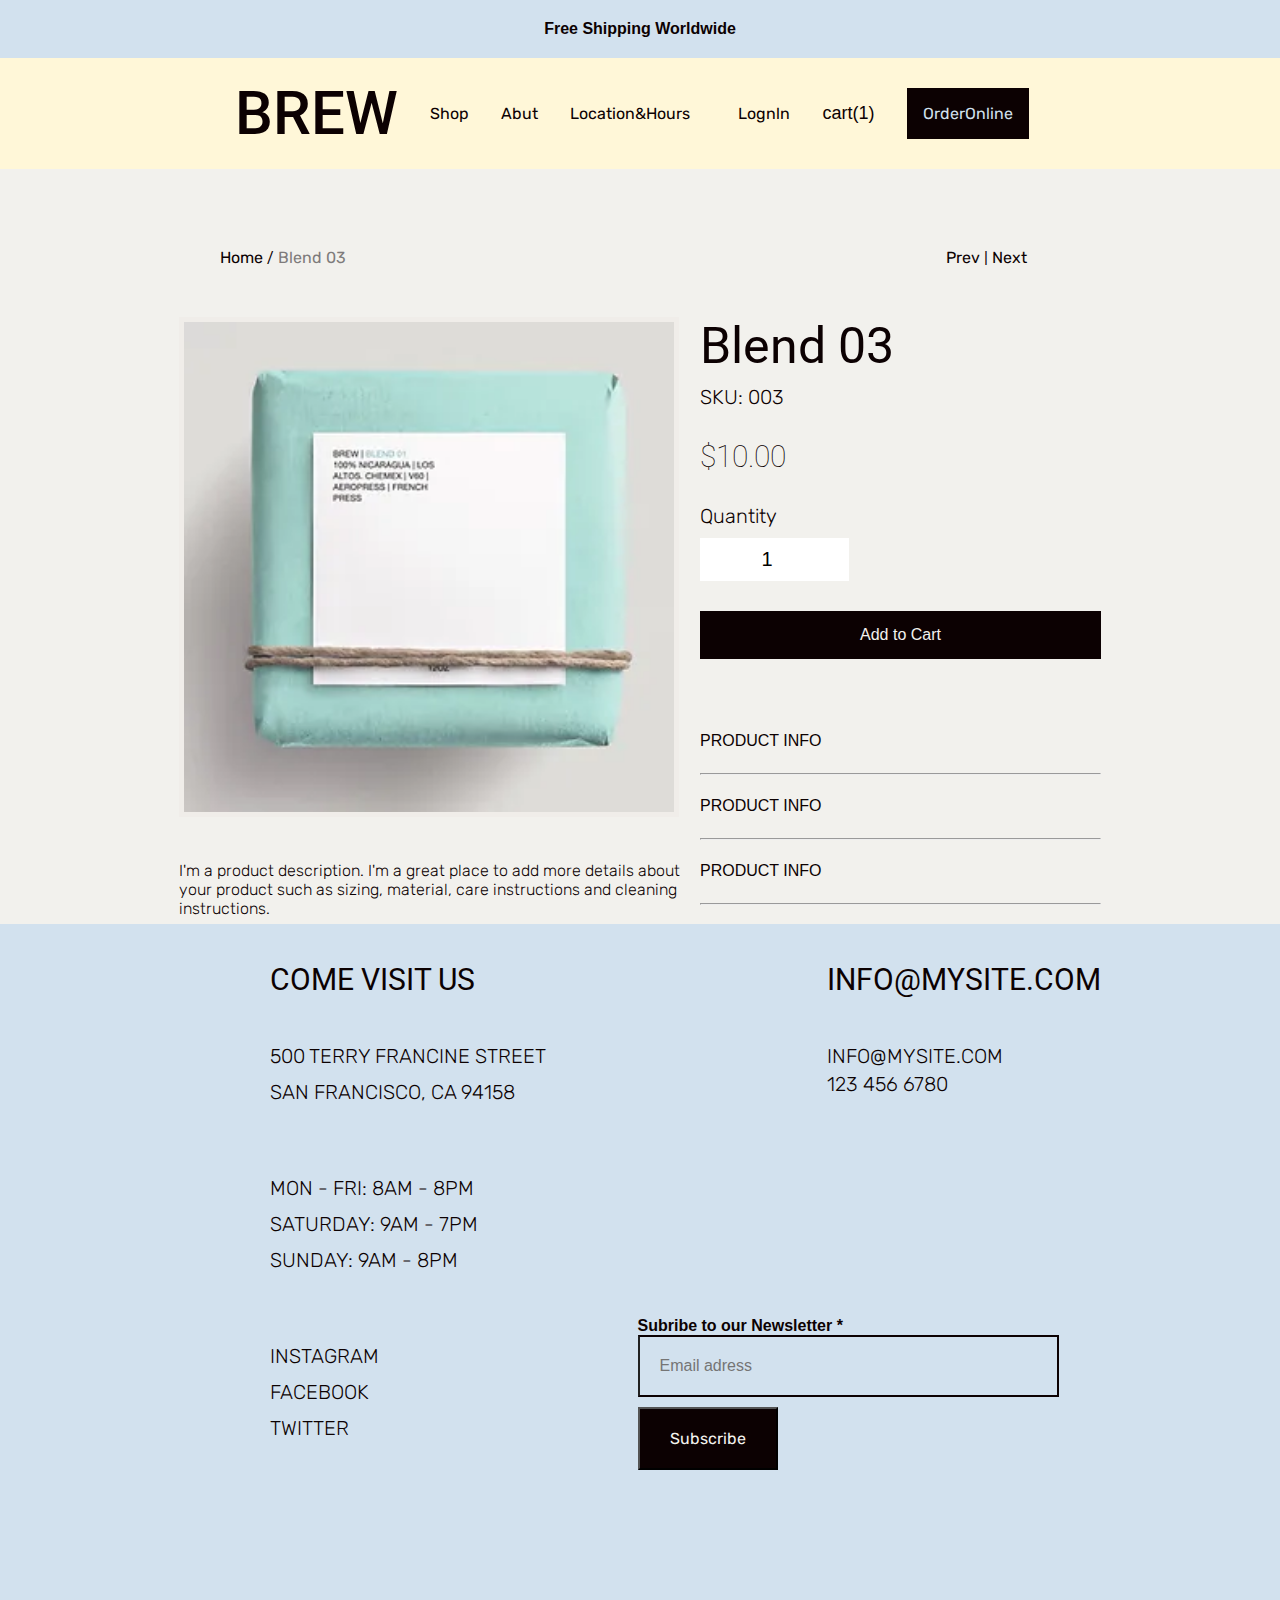
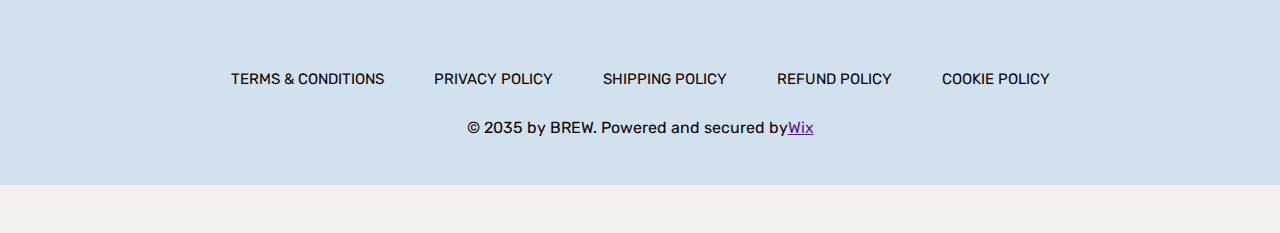
<file: Blend 03.html>
<!DOCTYPE html>
<html lang="en">
<head>
    <meta charset="UTF-8">
    <meta name="viewport" content="width=device-width, initial-scale=1.0">
    <title>Blend 01</title>
    <link rel="stylesheet" href="c ss/stayle.css">
    <link rel="stylesheet" href="c ss/owl.carousel.min.css">
    <link rel="stylesheet" href="c ss/owl.theme.default.min.css">
    <link rel="stylesheet" href="https://fonts.googleapis.com/css?family=Rubik">
    <link rel="stylesheet" href="https://fonts.googleapis.com/css?family=Roboto">
    <link rel="stylesheet" href="https://fonts.googleapis.com/css?family=Lilita One">
    <link rel="stylesheet" href="https:/unpkg.com/boxicons@latest/css/boxicons.min.css">
</head>
<body class="hero">

  <section class="data">
    <div class="flex">
        <h1 class="Free">Free Shipping Worldwide</h1>
    </div>
    <header class="flex valingn_center">
        <div class="logo">
          <a href="index.html"><h6>BREW</h6></a>
                 </div>
            <nav>
                <ul class="flex">
                    <li><a href="shop.html">Shop</a></li>
                    <li><a href="abut.abut">Abut</a></li>
                    <li><a href="#Location&Hours">Location&Hours</a></li>

                        <ul class="hlf">
                            <li><a href="logn.html">Lognln</a></li>
                            <li><a href=""><button href="cart(1)" id="input">cart(1)</a></li>
                            <div class="OrderOnline">
                            <a href="#" class="order">OrderOnline</a>
                </ul>
            </nav>
                 </div>
        </div>
    </section>
            </header>

  
    <section>
      <div class="opo">
        <div class="lj">
      <a class="nn" href="index.html">Home</a> / <a class="bi"> Blend 03</a>
        </div>
      <div class="nl">
      <a href="Blend 02.html">Prev</a>  |  <a href="Blend 04.html"> Next</a>
      </div>
      </div>
      <div class="kl">
            <div class="uy">
            <img src="imges/84770f_1cea87595f6c4d37899d07370562089c~mv2.webp" alt="">
            <p>I'm a product description. I'm a great place to add more details about</p>
            <p>your product such as sizing, material, care instructions and cleaning</p>
            <p>instructions.</p>
            </div>
            <div class="jog">
                <h1>Blend 03</h1>
                <p>SKU: 003</p>
                <h3>$10.00</h3>
                <p class="pm">Quantity</p>
                <input type="number" pattern="[0-9]*" value="1" min="1" id="input">
                <div class="poo">
                <button onclick="setInterValue()" >Add to Cart</button>
                </div>
                <div class="accordion" id="accordionPanelsStayOpenExample">
                  <div class="accordion-item">
                    
                    <div id="panelsStayOpen-collapseOne" class="accordion-collapsecollapseshow" aria-activedescendant="heading-1">
                      <div class="accordion-body">
                        <details>
                          <summary>PRODUCT INFO</summary>
                        <P>I'm a product detail. I'm a great place to add more</P>
                        <P>information about your product such as sizing,</P>
                        <P>material, care and cleaning instructions. This is</P>
                        <P>also a great space to write what makes this</P>
                        <P>product special and how your customers can</P>
                        <P>benefit from this item. Buyers like to know what</P>
                        <P>they’re getting before they purchase, so give them</P>
                        <P>as much information as possible so they can buy </P>
                        <P>with confidence and certainty.</P>
                        </details>
                      </div>
                    </div>
                  </div><hr> <br>
                <div class="accordion" id="accordionPanelsStayOpenExample">
                  <div class="accordion-item">
                  
                    <div id="panelsStayOpen-collapseOne" class="accordion-collapsecollapseshow" aria-activedescendant="heading-1">
                      <div class="accordion-body">
                        <details>
                          <summary>PRODUCT INFO</summary>
                        <P>I’m a Return and Refund policy. I’m a great place</P>
                        <P>to let your customers know what to do in case</P>
                        <P>they are dissatisfied with their purchase. Having a</P>
                        <P>straightforward refund or exchange policy is a</P>
                        <P>great way to build trust and reassure your</P>
                        <P>customers that they can buy with confidence.</P>
                        </details>
                      </div>
                    </div>
                  </div><hr> <br>
                <div class="accordion" id="accordionPanelsStayOpenExample">
                  <div class="accordion-item">
                    
                    <div id="panelsStayOpen-collapseOne" class="accordion-collapsecollapseshow" aria-activedescendant="heading-1">
                      <div class="accordion-body">
                        <details class="kou">
                          <summary>PRODUCT INFO</summary>
                        <P>I'm a shipping policy. I'm a great place to add</P>
                        <P>more information about your shipping methods, </P>
                        <P>packaging and cost. Providing straightforward</P>
                        <P>information about your shipping policy is a great</P>
                        <P>way to build trust and reassure your customers</P>
                        <P>that they can buy from you with confidence.</P>
                        </details>
                      </div>
                    </div>
                  </div><hr> <br>













                  
        </div>
     </div>
    </section>

    
    <section class="LocationHours" id="LocationHours">
      <footer class="maxwidth" action="index.html">
          <div class="flex">
          <div class="footer-l">
              <h4>COME VISIT US</h4>
              <ul>
                  <li>500 TERRY FRANCINE STREET</li>
                  <li>SAN FRANCISCO, CA 94158</li>
              </ul>
          </div>
              <div class="footer-t">
                  <h4>INFO@MYSITE.COM</h4>
                  <ul>
                      <li><a href="mailto:INFO@MYSITE.COM">INFO@MYSITE.COM</a></li>
                      <li>123 456 6780</li>
                  </ul>
              </div>
          </div>
          <div class="footer-r">
              <ul>
                  <li>MON - FRI: 8AM - 8PM</li>
                  <li> ​​SATURDAY: 9AM - 7PM</li>
                  <li> ​SUNDAY: 9AM - 8PM</li>
              </ul>
              </div>
              <div class="flex">
              <div  class="footer-j">
                  <ul>
                      <li><a href="https://www.instagram.com/wix">INSTAGRAM</a></li>
                      <li><a href="https://www.facebook.com/wix">FACEBOOK</a></li>
                      <li><a href="https://www.twitter.com/wix">TWITTER</a></li>
                  </ul>
                  </div>
                  <div class="h">
                      <h6>Subribe to our Newsletter *</h6>
                      <input type="email" class="ccustom-focus" placeholder="Email adress" required aria-required="true" pattern="^ .+@.+/.[a-ZA-Z]{2,63}$" maxlength="250" autocomplete="off" aria-invalid="true" name="mail">
                  <input type="submit" value="Subscribe" name="mail">
                  </div>
      </footer>
      <div class="i">
          <ul class="flex">
              <li>TERMS & CONDITIONS</li>
              <li>PRIVACY POLICY</li>
              <li>SHIPPING POLICY</li>
              <li>REFUND POLICY</li>
              <li>COOKIE POLICY</li>
          </ul>
      </div>
      <div class="i"><p class="flex">© 2035 by BREW. Powered and secured by <a href=""><u>Wix</u></a></p></div>
  </section>
</body>
<script src="jquery/jquery-3.7.1.min.js"></script>
<script src="js/owl.carousel.min.js"></script>
<script src="./js/opn.js"></script>
</html>
</file>
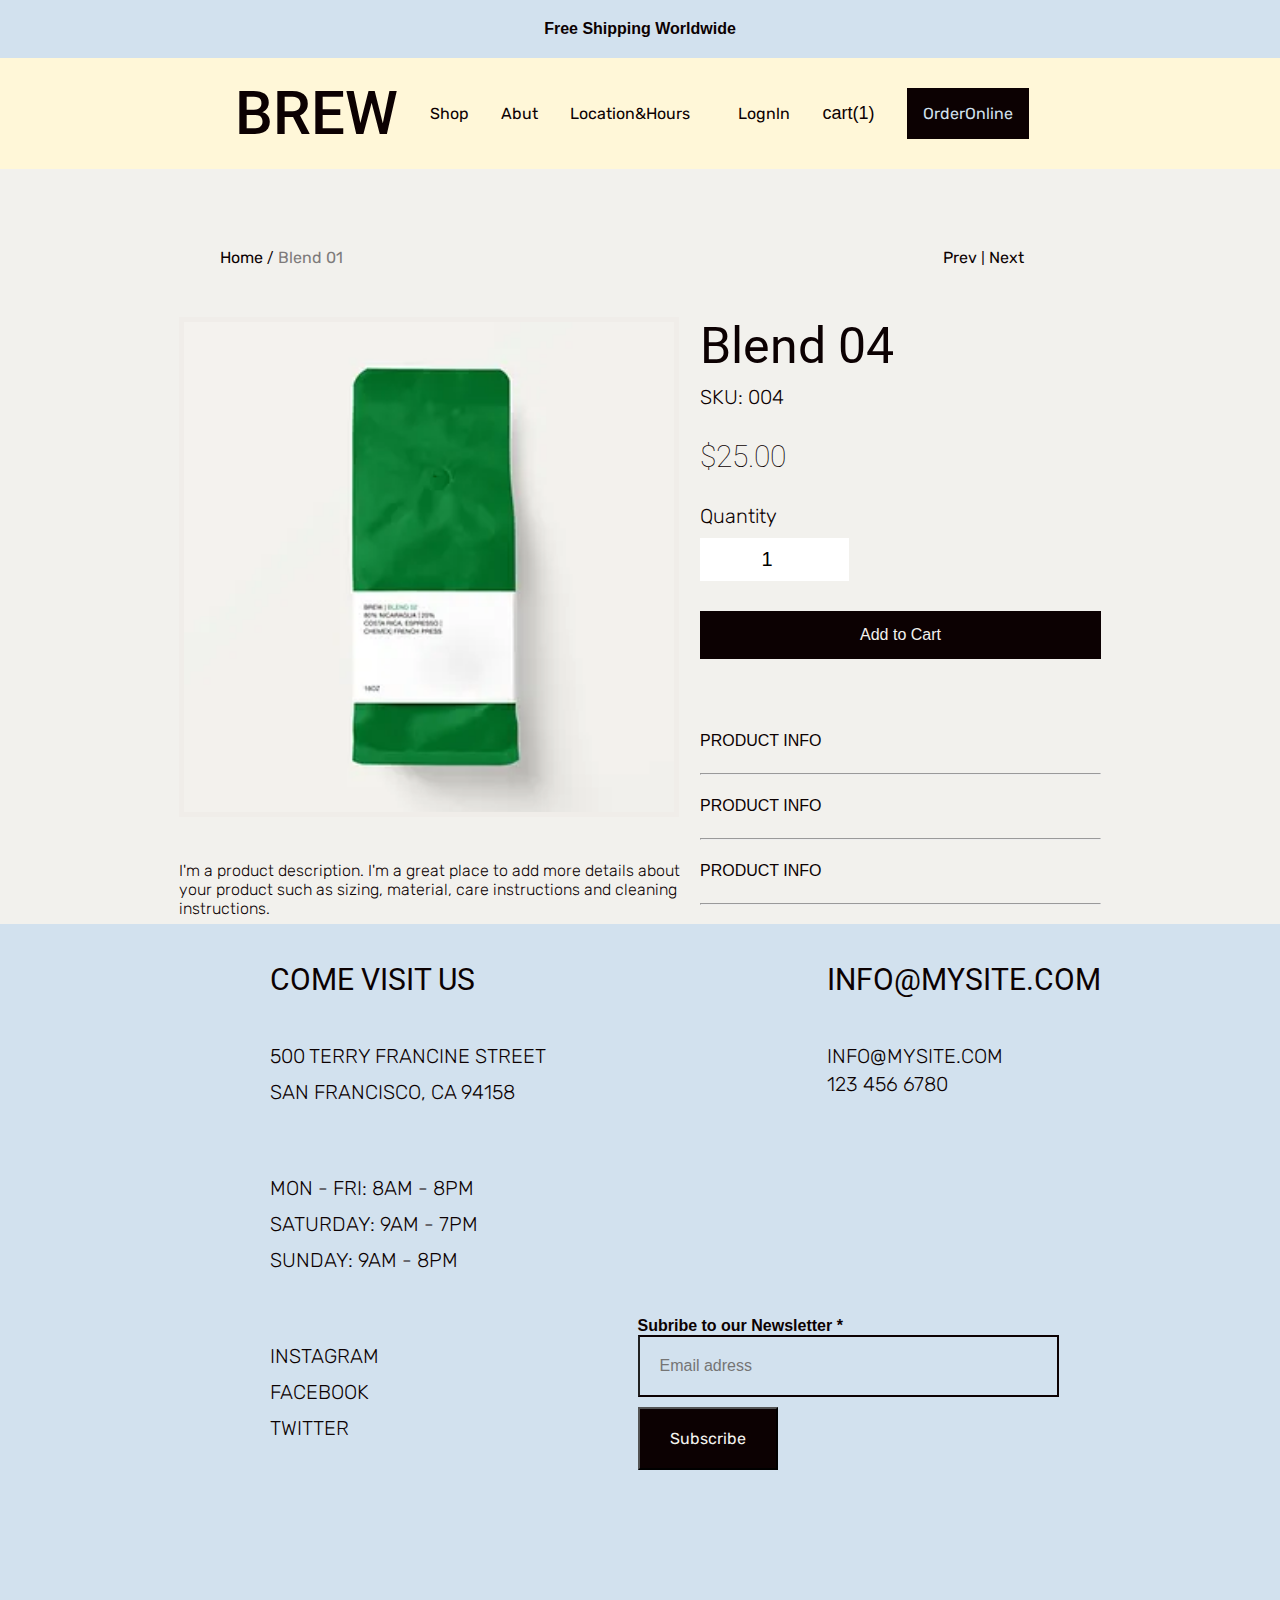
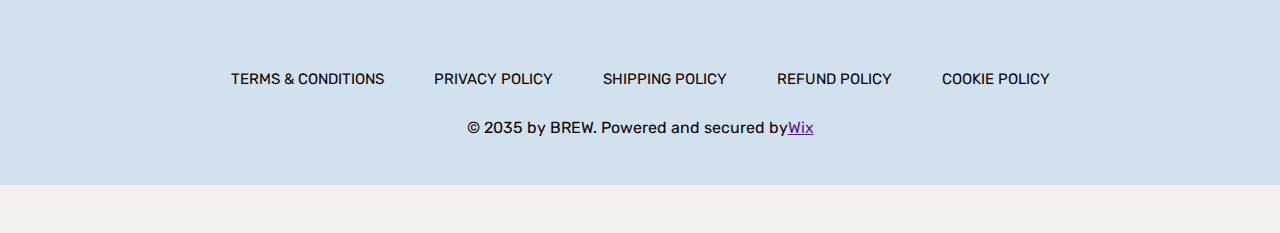
<file: Blend 04.html>
<!DOCTYPE html>
<html lang="en">
<head>
    <meta charset="UTF-8">
    <meta name="viewport" content="width=device-width, initial-scale=1.0">
    <title>Blend 01</title>
    <link rel="stylesheet" href="c ss/stayle.css">
    <link rel="stylesheet" href="c ss/owl.carousel.min.css">
    <link rel="stylesheet" href="c ss/owl.theme.default.min.css">
    <link rel="stylesheet" href="https://fonts.googleapis.com/css?family=Rubik">
    <link rel="stylesheet" href="https://fonts.googleapis.com/css?family=Roboto">
    <link rel="stylesheet" href="https://fonts.googleapis.com/css?family=Lilita One">
    <link rel="stylesheet" href="https:/unpkg.com/boxicons@latest/css/boxicons.min.css">
</head>
<body class="hero">

  <section class="data">
    <div class="flex">
        <h1 class="Free">Free Shipping Worldwide</h1>
    </div>
    <header class="flex valingn_center">
        <div class="logo">
          <a href="index.html"><h6>BREW</h6></a>
                 </div>
            <nav>
                <ul class="flex">
                    <li><a href="shop.html">Shop</a></li>
                    <li><a href="abut.abut">Abut</a></li>
                    <li><a href="#Location&Hours">Location&Hours</a></li>

                        <ul class="hlf">
                            <li><a href="logn.html">Lognln</a></li>
                            <li><a href=""><button href="cart(1)" id="input">cart(1)</a></li>
                            <div class="OrderOnline">
                            <a href="#" class="order">OrderOnline</a>
                </ul>
            </nav>
                 </div>
        </div>
    </section>
            </header>

  
    <section>
      <div class="opo">
        <div class="lj">
      <a class="nn" href="index.html">Home</a> / <a class="bi"> Blend 01</a>
        </div>
      <div class="nl">
      <a href="Blend 03.html">Prev</a>  |  <a href="Blend 05.html"> Next</a>
      </div>
      </div>
      <div class="kl">
            <div class="uy">
            <img src="imges/c837a6_1e65da23334f4eb8bafd875a483ef48e~mv2.webp" alt="">
            <p>I'm a product description. I'm a great place to add more details about</p>
            <p>your product such as sizing, material, care instructions and cleaning</p>
            <p>instructions.</p>
            </div>
            <div class="jog">
                <h1>Blend 04</h1>
                <p>SKU: 004</p>
                <h3>$25.00</h3>
                <p class="pm">Quantity</p>
                <input type="number" pattern="[0-9]*" value="1" min="1" id="input">
                <div class="poo">
                <button onclick="setInterValue()" >Add to Cart</button>
                </div>
                <div class="accordion" id="accordionPanelsStayOpenExample">
                  <div class="accordion-item">
                    
                    <div id="panelsStayOpen-collapseOne" class="accordion-collapsecollapseshow" aria-activedescendant="heading-1">
                      <div class="accordion-body">
                        <details>
                          <summary>PRODUCT INFO</summary>
                        <P>I'm a product detail. I'm a great place to add more</P>
                        <P>information about your product such as sizing,</P>
                        <P>material, care and cleaning instructions. This is</P>
                        <P>also a great space to write what makes this</P>
                        <P>product special and how your customers can</P>
                        <P>benefit from this item. Buyers like to know what</P>
                        <P>they’re getting before they purchase, so give them</P>
                        <P>as much information as possible so they can buy </P>
                        <P>with confidence and certainty.</P>
                        </details>
                      </div>
                    </div>
                  </div><hr> <br>
                <div class="accordion" id="accordionPanelsStayOpenExample">
                  <div class="accordion-item">
                  
                    <div id="panelsStayOpen-collapseOne" class="accordion-collapsecollapseshow" aria-activedescendant="heading-1">
                      <div class="accordion-body">
                        <details>
                          <summary>PRODUCT INFO</summary>
                        <P>I’m a Return and Refund policy. I’m a great place</P>
                        <P>to let your customers know what to do in case</P>
                        <P>they are dissatisfied with their purchase. Having a</P>
                        <P>straightforward refund or exchange policy is a</P>
                        <P>great way to build trust and reassure your</P>
                        <P>customers that they can buy with confidence.</P>
                        </details>
                      </div>
                    </div>
                  </div><hr> <br>
                <div class="accordion" id="accordionPanelsStayOpenExample">
                  <div class="accordion-item">
                    
                    <div id="panelsStayOpen-collapseOne" class="accordion-collapsecollapseshow" aria-activedescendant="heading-1">
                      <div class="accordion-body">
                        <details class="kou">
                          <summary>PRODUCT INFO</summary>
                        <P>I'm a shipping policy. I'm a great place to add</P>
                        <P>more information about your shipping methods, </P>
                        <P>packaging and cost. Providing straightforward</P>
                        <P>information about your shipping policy is a great</P>
                        <P>way to build trust and reassure your customers</P>
                        <P>that they can buy from you with confidence.</P>
                        </details>
                      </div>
                    </div>
                  </div><hr> <br>













                  
        </div>
     </div>
    </section>

    
    <section class="LocationHours" id="LocationHours">
      <footer class="maxwidth" action="index.html">
          <div class="flex">
          <div class="footer-l">
              <h4>COME VISIT US</h4>
              <ul>
                  <li>500 TERRY FRANCINE STREET</li>
                  <li>SAN FRANCISCO, CA 94158</li>
              </ul>
          </div>
              <div class="footer-t">
                  <h4>INFO@MYSITE.COM</h4>
                  <ul>
                      <li><a href="mailto:INFO@MYSITE.COM">INFO@MYSITE.COM</a></li>
                      <li>123 456 6780</li>
                  </ul>
              </div>
          </div>
          <div class="footer-r">
              <ul>
                  <li>MON - FRI: 8AM - 8PM</li>
                  <li> ​​SATURDAY: 9AM - 7PM</li>
                  <li> ​SUNDAY: 9AM - 8PM</li>
              </ul>
              </div>
              <div class="flex">
              <div  class="footer-j">
                  <ul>
                      <li><a href="https://www.instagram.com/wix">INSTAGRAM</a></li>
                      <li><a href="https://www.facebook.com/wix">FACEBOOK</a></li>
                      <li><a href="https://www.twitter.com/wix">TWITTER</a></li>
                  </ul>
                  </div>
                  <div class="h">
                      <h6>Subribe to our Newsletter *</h6>
                      <input type="email" class="ccustom-focus" placeholder="Email adress" required aria-required="true" pattern="^ .+@.+/.[a-ZA-Z]{2,63}$" maxlength="250" autocomplete="off" aria-invalid="true" name="mail">
                  <input type="submit" value="Subscribe" name="mail">
                  </div>
      </footer>
      <div class="i">
          <ul class="flex">
              <li>TERMS & CONDITIONS</li>
              <li>PRIVACY POLICY</li>
              <li>SHIPPING POLICY</li>
              <li>REFUND POLICY</li>
              <li>COOKIE POLICY</li>
          </ul>
      </div>
      <div class="i"><p class="flex">© 2035 by BREW. Powered and secured by <a href=""><u>Wix</u></a></p></div>
  </section>
</body>
<script src="jquery/jquery-3.7.1.min.js"></script>
<script src="js/owl.carousel.min.js"></script>
<script src="./js/opn.js"></script>
</html>
</file>
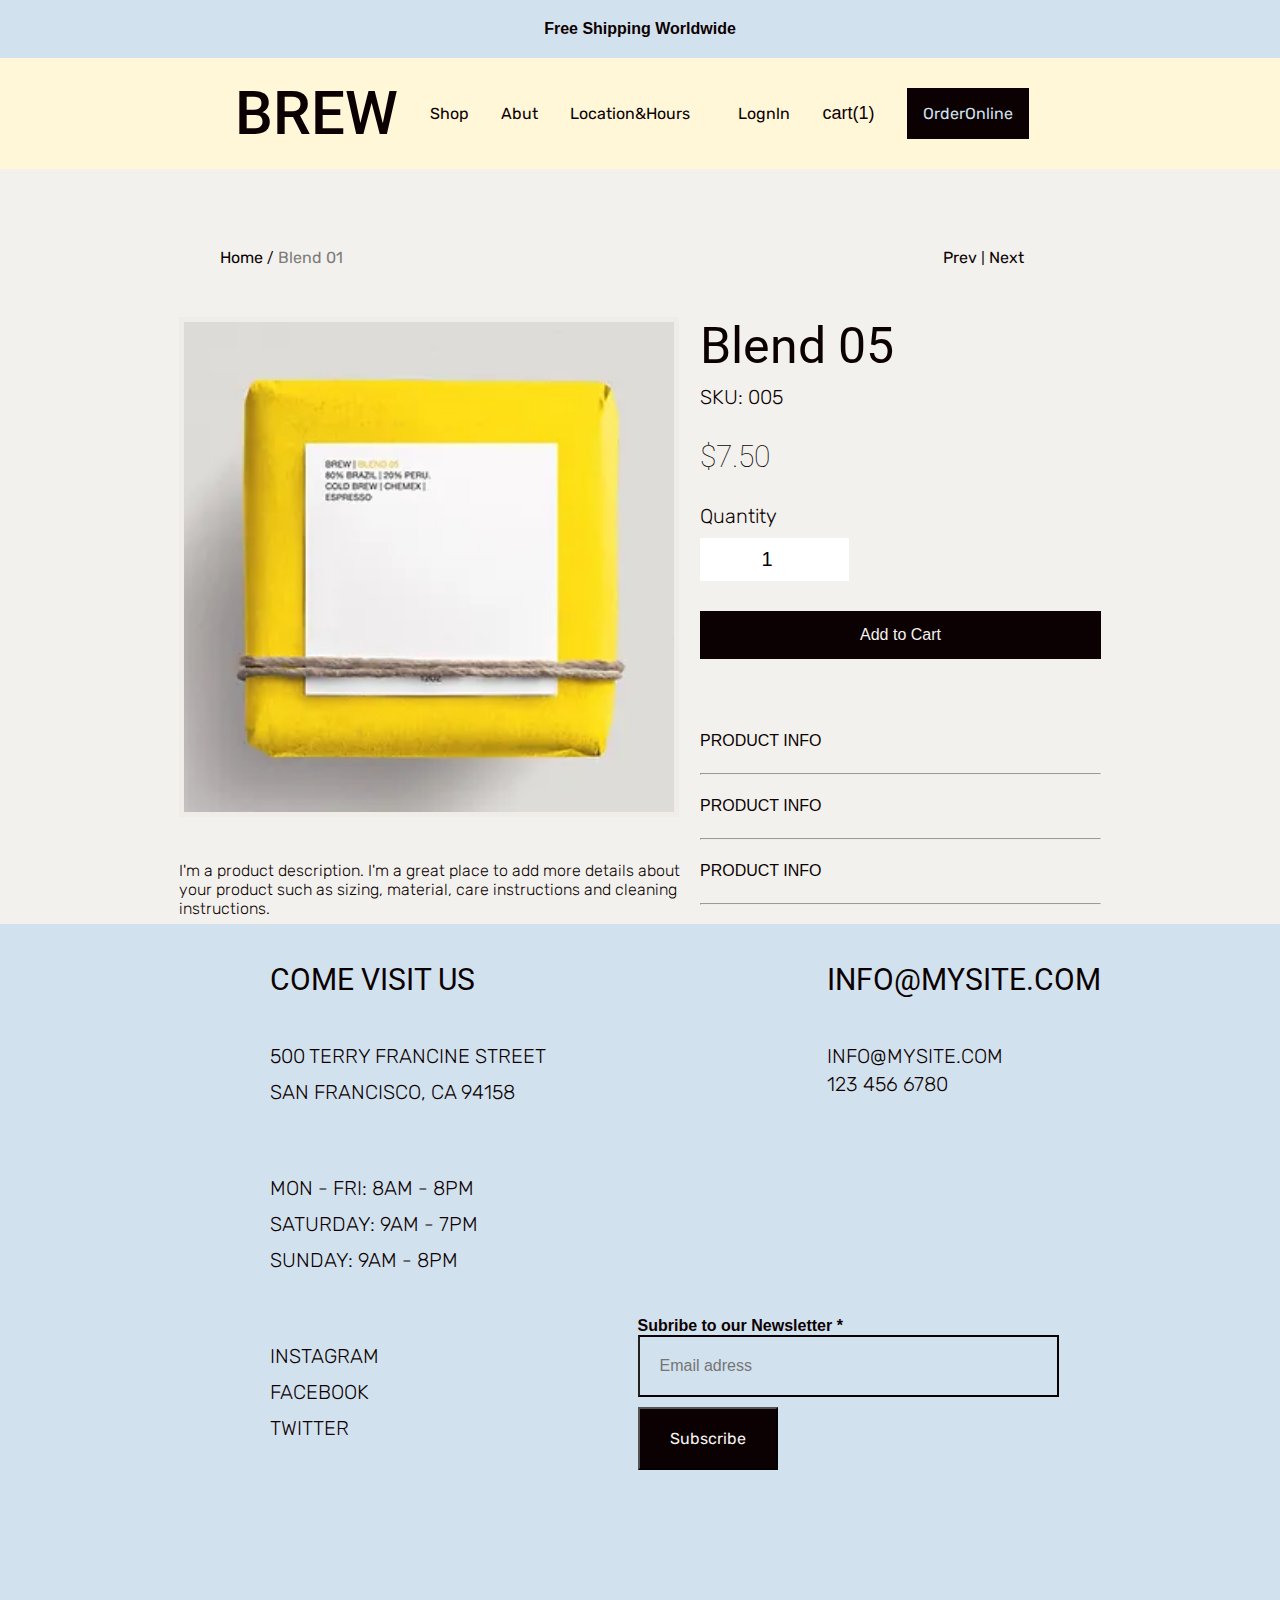
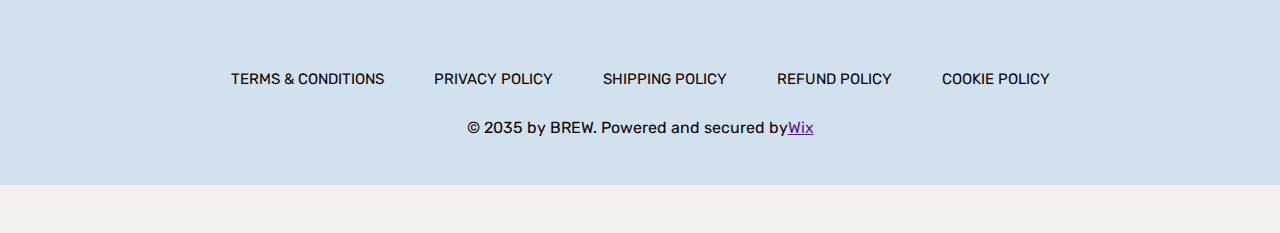
<file: Blend 05.html>
<!DOCTYPE html>
<html lang="en">
<head>
    <meta charset="UTF-8">
    <meta name="viewport" content="width=device-width, initial-scale=1.0">
    <title>Blend 01</title>
    <link rel="stylesheet" href="c ss/stayle.css">
    <link rel="stylesheet" href="c ss/owl.carousel.min.css">
    <link rel="stylesheet" href="c ss/owl.theme.default.min.css">
    <link rel="stylesheet" href="https://fonts.googleapis.com/css?family=Rubik">
    <link rel="stylesheet" href="https://fonts.googleapis.com/css?family=Roboto">
    <link rel="stylesheet" href="https://fonts.googleapis.com/css?family=Lilita One">
    <link rel="stylesheet" href="https:/unpkg.com/boxicons@latest/css/boxicons.min.css">
</head>
<body class="hero">

  <section class="data">
    <div class="flex">
        <h1 class="Free">Free Shipping Worldwide</h1>
    </div>
    <header class="flex valingn_center">
        <div class="logo">
          <a href="index.html"><h6>BREW</h6></a>
                 </div>
            <nav>
                <ul class="flex">
                    <li><a href="shop.html">Shop</a></li>
                    <li><a href="abut.abut">Abut</a></li>
                    <li><a href="#Location&Hours">Location&Hours</a></li>

                        <ul class="hlf">
                            <li><a href="logn.html">Lognln</a></li>
                            <li><a href=""><button href="cart(1)" id="input">cart(1)</a></li>
                            <div class="OrderOnline">
                            <a href="#" class="order">OrderOnline</a>
                </ul>
            </nav>
                 </div>
        </div>
    </section>
            </header>

  
    <section>
      <div class="opo">
        <div class="lj">
      <a class="nn" href="index.html">Home</a> / <a class="bi"> Blend 01</a>
        </div>
      <div class="nl">
      <a href="Blend 04.html">Prev</a>  |  <a href="Blend 06.html"> Next</a>
      </div>
      </div>
      <div class="kl">
            <div class="uy">
            <img src="imges/84770f_141e2ec6209840449c122d2f447d433c~mv2.webp" alt="">
            <p>I'm a product description. I'm a great place to add more details about</p>
            <p>your product such as sizing, material, care instructions and cleaning</p>
            <p>instructions.</p>
            </div>
            <div class="jog">
                <h1>Blend 05</h1>
                <p>SKU: 005</p>
                <h3>$7.50</h3>
                <p class="pm">Quantity</p>
                <input type="number" pattern="[0-9]*" value="1" min="1" id="input">
                <div class="poo">
                <button onclick="setInterValue()" >Add to Cart</button>
                </div>
                <div class="accordion" id="accordionPanelsStayOpenExample">
                  <div class="accordion-item">
                    
                    <div id="panelsStayOpen-collapseOne" class="accordion-collapsecollapseshow" aria-activedescendant="heading-1">
                      <div class="accordion-body">
                        <details>
                          <summary>PRODUCT INFO</summary>
                        <P>I'm a product detail. I'm a great place to add more</P>
                        <P>information about your product such as sizing,</P>
                        <P>material, care and cleaning instructions. This is</P>
                        <P>also a great space to write what makes this</P>
                        <P>product special and how your customers can</P>
                        <P>benefit from this item. Buyers like to know what</P>
                        <P>they’re getting before they purchase, so give them</P>
                        <P>as much information as possible so they can buy </P>
                        <P>with confidence and certainty.</P>
                        </details>
                      </div>
                    </div>
                  </div><hr> <br>
                <div class="accordion" id="accordionPanelsStayOpenExample">
                  <div class="accordion-item">
                  
                    <div id="panelsStayOpen-collapseOne" class="accordion-collapsecollapseshow" aria-activedescendant="heading-1">
                      <div class="accordion-body">
                        <details>
                          <summary>PRODUCT INFO</summary>
                        <P>I’m a Return and Refund policy. I’m a great place</P>
                        <P>to let your customers know what to do in case</P>
                        <P>they are dissatisfied with their purchase. Having a</P>
                        <P>straightforward refund or exchange policy is a</P>
                        <P>great way to build trust and reassure your</P>
                        <P>customers that they can buy with confidence.</P>
                        </details>
                      </div>
                    </div>
                  </div><hr> <br>
                <div class="accordion" id="accordionPanelsStayOpenExample">
                  <div class="accordion-item">
                    
                    <div id="panelsStayOpen-collapseOne" class="accordion-collapsecollapseshow" aria-activedescendant="heading-1">
                      <div class="accordion-body">
                        <details class="kou">
                          <summary>PRODUCT INFO</summary>
                        <P>I'm a shipping policy. I'm a great place to add</P>
                        <P>more information about your shipping methods, </P>
                        <P>packaging and cost. Providing straightforward</P>
                        <P>information about your shipping policy is a great</P>
                        <P>way to build trust and reassure your customers</P>
                        <P>that they can buy from you with confidence.</P>
                        </details>
                      </div>
                    </div>
                  </div><hr> <br>













                  
        </div>
     </div>
    </section>

    
    <section class="LocationHours" id="LocationHours">
      <footer class="maxwidth" action="index.html">
          <div class="flex">
          <div class="footer-l">
              <h4>COME VISIT US</h4>
              <ul>
                  <li>500 TERRY FRANCINE STREET</li>
                  <li>SAN FRANCISCO, CA 94158</li>
              </ul>
          </div>
              <div class="footer-t">
                  <h4>INFO@MYSITE.COM</h4>
                  <ul>
                      <li><a href="mailto:INFO@MYSITE.COM">INFO@MYSITE.COM</a></li>
                      <li>123 456 6780</li>
                  </ul>
              </div>
          </div>
          <div class="footer-r">
              <ul>
                  <li>MON - FRI: 8AM - 8PM</li>
                  <li> ​​SATURDAY: 9AM - 7PM</li>
                  <li> ​SUNDAY: 9AM - 8PM</li>
              </ul>
              </div>
              <div class="flex">
              <div  class="footer-j">
                  <ul>
                      <li><a href="https://www.instagram.com/wix">INSTAGRAM</a></li>
                      <li><a href="https://www.facebook.com/wix">FACEBOOK</a></li>
                      <li><a href="https://www.twitter.com/wix">TWITTER</a></li>
                  </ul>
                  </div>
                  <div class="h">
                      <h6>Subribe to our Newsletter *</h6>
                      <input type="email" class="ccustom-focus" placeholder="Email adress" required aria-required="true" pattern="^ .+@.+/.[a-ZA-Z]{2,63}$" maxlength="250" autocomplete="off" aria-invalid="true" name="mail">
                  <input type="submit" value="Subscribe" name="mail">
                  </div>
      </footer>
      <div class="i">
          <ul class="flex">
              <li>TERMS & CONDITIONS</li>
              <li>PRIVACY POLICY</li>
              <li>SHIPPING POLICY</li>
              <li>REFUND POLICY</li>
              <li>COOKIE POLICY</li>
          </ul>
      </div>
      <div class="i"><p class="flex">© 2035 by BREW. Powered and secured by <a href=""><u>Wix</u></a></p></div>
  </section>
</body>
<script src="jquery/jquery-3.7.1.min.js"></script>
<script src="js/owl.carousel.min.js"></script>
<script src="./js/opn.js"></script>
</html>
</file>
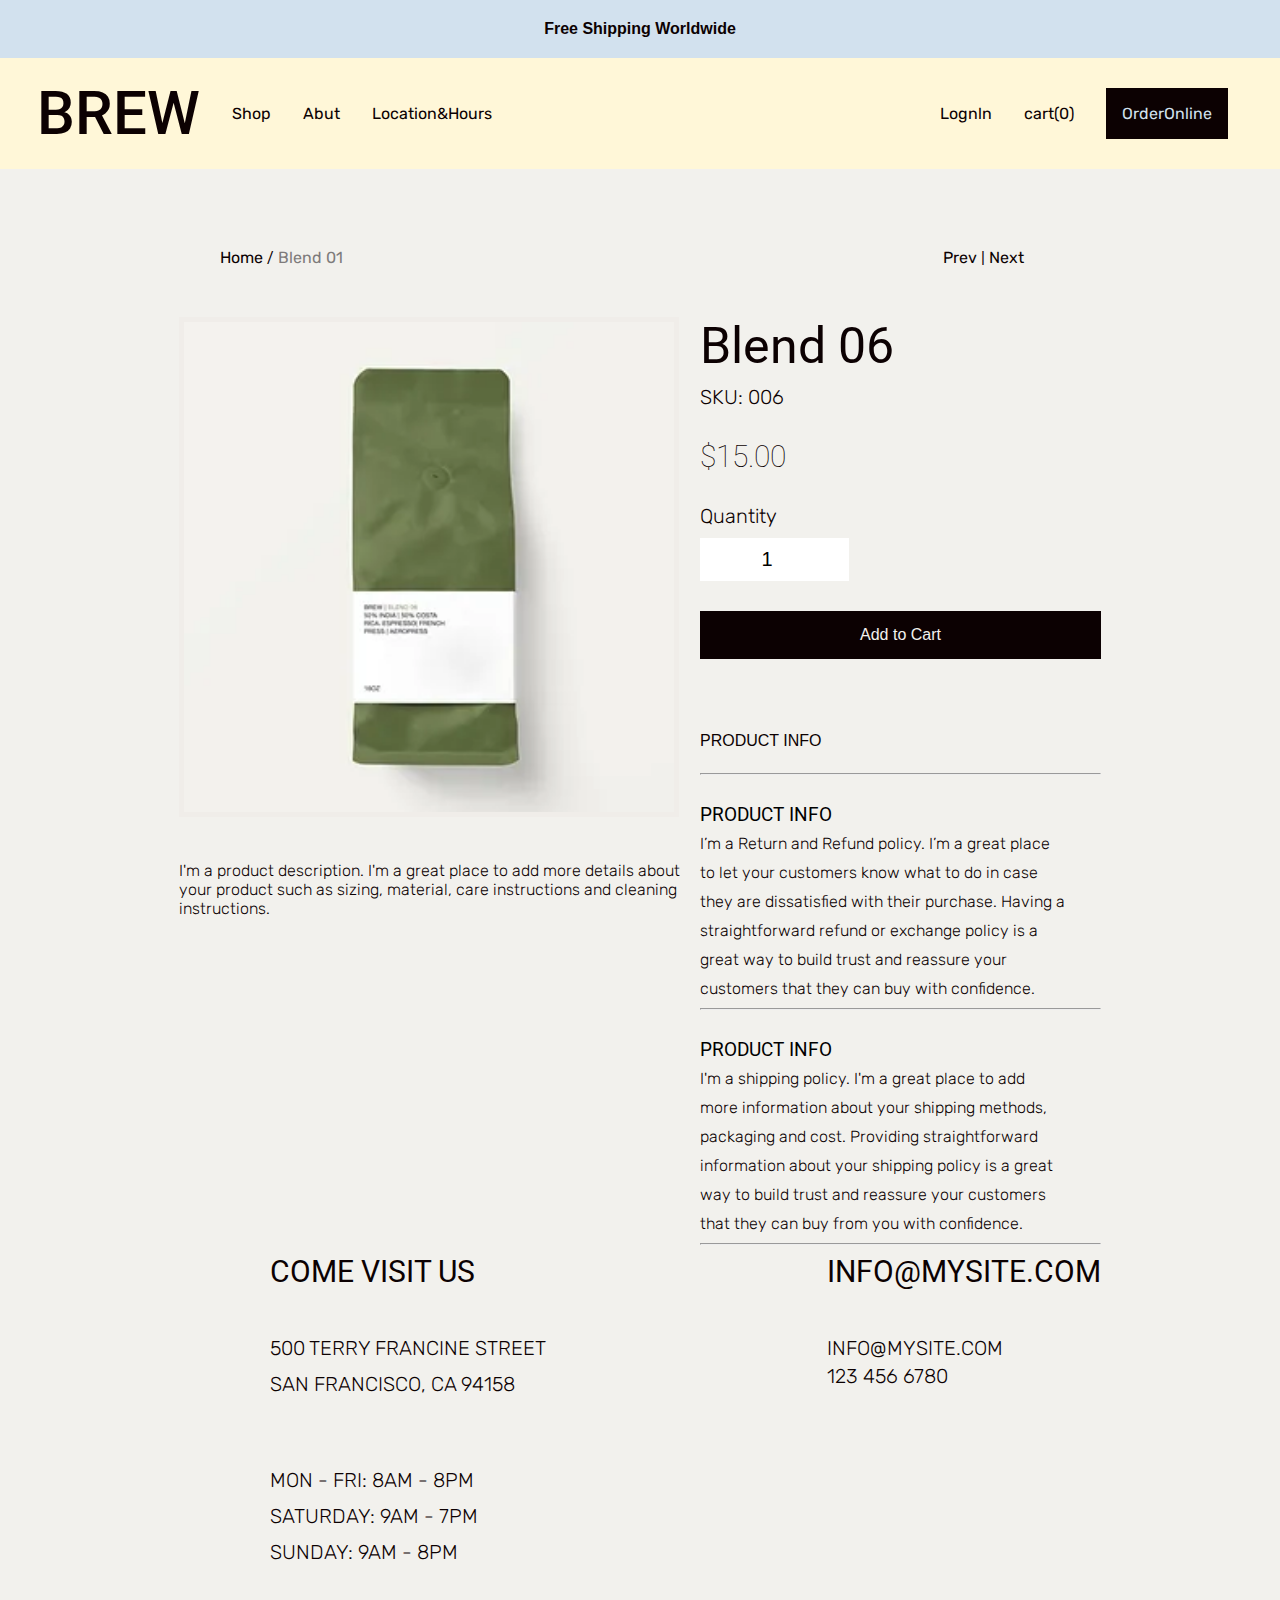
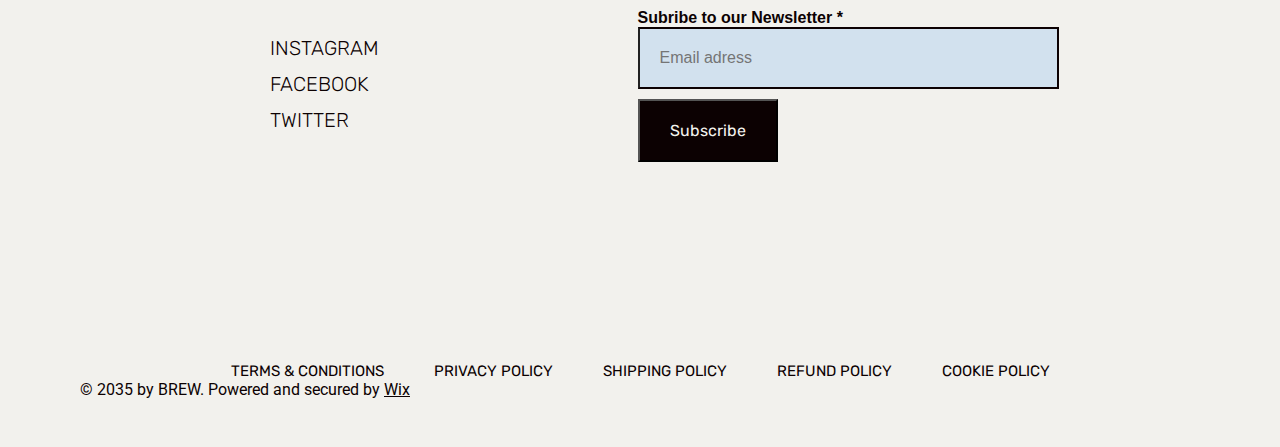
<file: Blend 06.html>
<!DOCTYPE html>
<html lang="en">
<head>
    <meta charset="UTF-8">
    <meta name="viewport" content="width=device-width, initial-scale=1.0">
    <title>Blend 06</title>
    <link rel="stylesheet" href="c ss/stayle.css">
    <link rel="stylesheet" href="c ss/owl.carousel.min.css">
    <link rel="stylesheet" href="c ss/owl.theme.default.min.css">
    <link rel="stylesheet" href="https://fonts.googleapis.com/css?family=Rubik">
    <link rel="stylesheet" href="https://fonts.googleapis.com/css?family=Roboto">
    <link rel="stylesheet" href="https://fonts.googleapis.com/css?family=Lilita One">
    <link rel="stylesheet" href="https:/unpkg.com/boxicons@latest/css/boxicons.min.css">
</head>
<body class="hero">

  <section class="data">
    <div class="flex">
        <h1 class="Free">Free Shipping Worldwide</h1>
    </div>
    <header>
        <div class="logo">
                   <a href="index.html"><h6>BREW</h6></a>
                 </div>
                 <div class="header-r">
            <nav>
                <ul class="flex">
                    <li class="x"><a href="shop.html">Shop</a></li>
                    <li class="x"><a href="abut.html">Abut</a></li>
                    <li class="x"><a href="#LocationHours">Location&Hours</a></li>
                    <div class="header-action">
                        <ul>
                            <li class="x"><a href="logn.html">Lognln</a></li>
                            <li class="x"><a href="cart(0)">cart(0)</a></li>
                            <div class="OrderOnline">
                            <li class="x"><a href="#" class="order">OrderOnline</a></li>
                </ul>
                    </div>
            </nav>
            <div class="responsive-menu">
                <div class="cart">
                <li class="cart"><a href="cart(0)">cart(0)</a></li>
                </div>
                <div class="re">
                <a href="#" class="openmenu"><img src="imges/responsive-menu.svg"
                 alt="mobile menu icon"></a>
                </div>
            </div>
            
                <ul class="sidebar">
                    <li class="close"><a href="#" class="closemenu"><img src="imges/close.svg" alt=""></a></li>
                    <li class="x"><a href="shop.html">Shop</a></li>
                    <li class="x"><a href="abut.html">Abut</a></li>
                    <li class="x"><a href="#footer">Location&Hours</a></li>

                        <ul class="hlf">
                            <li class="x"><a href="logn.html">Lognln</a></li>
                            <div class="OrderOnline">
                            <li class="x"><a href="#" class="order">OrderOnline</a></li>
                </ul>
            
        </div>
       
    </section>
            </header>

  
    <section>
      <div class="opo">
        <div class="lj">
      <a class="nn" href="index.html">Home</a> / <a class="bi"> Blend 01</a>
        </div>
      <div class="nl">
      <a href="Blend 05.html">Prev</a>  |  <a href="Blend 06.html"> Next</a>
      </div>
      </div>
      <div class="kl">
            <div class="uy">
            <img src="imges/c837a6_601e0903e6724acfb1f2826549e1ac53~mv2.webp" alt="">
            <p>I'm a product description. I'm a great place to add more details about</p>
            <p>your product such as sizing, material, care instructions and cleaning</p>
            <p>instructions.</p>
            </div>
            <div class="jog">
                <h1>Blend 06</h1>
                <p>SKU: 006</p>
                <h3>$15.00</h3>
                <p class="pm">Quantity</p>
                <input type="number" pattern="[0-9]*" value="1" max="99999999" min="20">
                <div class="poo">
                <button>Add to Cart</button>
                </div>
                <div class="accordion" id="accordionPanelsStayOpenExample">
                  <div class="accordion-item">
                    <div id="panelsStayOpen-collapseOne" class="accordion-collapsecollapseshow" aria-activedescendant="heading-1">
                      <div class="accordion-body">
                        <details>
                          <summary>PRODUCT INFO</summary>

                        <P>I'm a product detail. I'm a great place to add more</P>
                        <P>information about your product such as sizing,</P>
                        <P>material, care and cleaning instructions. This is</P>
                        <P>also a great space to write what makes this</P>
                        <P>product special and how your customers can</P>
                        <P>benefit from this item. Buyers like to know what</P>
                        <P>they’re getting before they purchase, so give them</P>
                        <P>as much information as possible so they can buy </P>
                        <P>with confidence and certainty.</P>
                        </details>
                      </div>
                    </div>
                  </div><hr> <br>
                <div class="accordion" id="accordionPanelsStayOpenExample">
                  <div class="accordion-item">
                    <h2 class="accordion-header">
                      <button class="accordion-button" type="button" data-bs-toggle="collapse" data-bs-target="#panelsStayOpen-collapseOne" aria-expanded="true" aria-controls="panelsStayOpen-collapseOne">
                        PRODUCT INFO
                      </button>
                    </h2>
                    <div id="panelsStayOpen-collapseOne" class="accordion-collapsecollapseshow" aria-activedescendant="heading-1">
                      <div class="accordion-body">
                        <P>I’m a Return and Refund policy. I’m a great place</P>
                        <P>to let your customers know what to do in case</P>
                        <P>they are dissatisfied with their purchase. Having a</P>
                        <P>straightforward refund or exchange policy is a</P>
                        <P>great way to build trust and reassure your</P>
                        <P>customers that they can buy with confidence.</P>
                      </div>
                    </div>
                  </div><hr> <br>
                <div class="accordion" id="accordionPanelsStayOpenExample">
                  <div class="accordion-item">
                    <h2 class="accordion-header">
                      <button class="accordion-button" type="button" data-bs-toggle="collapse" data-bs-target="#panelsStayOpen-collapseOne" aria-expanded="true" aria-controls="panelsStayOpen-collapseOne">
                        PRODUCT INFO
                      </button>
                    </h2>
                    <div id="panelsStayOpen-collapseOne" class="accordion-collapsecollapseshow" aria-activedescendant="heading-1">
                      <div class="accordion-body">
                        <P>I'm a shipping policy. I'm a great place to add</P>
                        <P>more information about your shipping methods, </P>
                        <P>packaging and cost. Providing straightforward</P>
                        <P>information about your shipping policy is a great</P>
                        <P>way to build trust and reassure your customers</P>
                        <P>that they can buy from you with confidence.</P>
                      </div>
                    </div>
                  </div><hr> <br>













                  
        </div>
     </div>
    </section>

    
    <section class="footer">
      <footer class="maxwidth" action="index.html">
          <div class="flex">
          <div class="footer-l">
              <h4>COME VISIT US</h4>
              <ul>
                  <li>500 TERRY FRANCINE STREET</li>
                  <li>SAN FRANCISCO, CA 94158</li>
              </ul>
          </div>
              <div class="footer-t">
                  <h4>INFO@MYSITE.COM</h4>
                  <ul>
                      <li><a href="mailto:INFO@MYSITE.COM">INFO@MYSITE.COM</a></li>
                      <li>123 456 6780</li>
                  </ul>
              </div>
          </div>
          <div class="footer-r">
              <ul>
                  <li>MON - FRI: 8AM - 8PM</li>
                  <li> ​​SATURDAY: 9AM - 7PM</li>
                  <li> ​SUNDAY: 9AM - 8PM</li>
              </ul>
              </div>
              <div class="flex">
              <div  class="footer-j">
                  <ul>
                      <li><a href="https://www.instagram.com/wix">INSTAGRAM</a></li>
                      <li><a href="https://www.facebook.com/wix">FACEBOOK</a></li>
                      <li><a href="https://www.twitter.com/wix">TWITTER</a></li>
                  </ul>
                  </div>
                  <div class="h">
                      <h6>Subribe to our Newsletter *</h6>
                      <input type="email" class="ccustom-focus" placeholder="Email adress" required aria-required="true" pattern="^ .+@.+/.[a-ZA-Z]{2,63}$" maxlength="250" autocomplete="off" aria-invalid="true" name="mail">
                  <input type="submit" value="Subscribe" name="mail">
                  </div>
      </footer>
      <div class="i">
          <ul class="flex">
              <li>TERMS & CONDITIONS</li>
              <li>PRIVACY POLICY</li>
              <li>SHIPPING POLICY</li>
              <li>REFUND POLICY</li>
              <li>COOKIE POLICY</li>
          </ul>
      </div>
      <div class="fc maxwidth"><p>© 2035 by BREW. Powered and secured by <u>Wix</u></p></div>
  </section>
  <span class="backtotop"></span>
</body>
<script src="./js/opn.js"></script>
<script src="./js/bootstrap.js"></script>
<script src="./jquery/jquery-3.7.1.min.js"></script>
<script src="js/owl.carousel.min.js"></script>
</html>
</file>
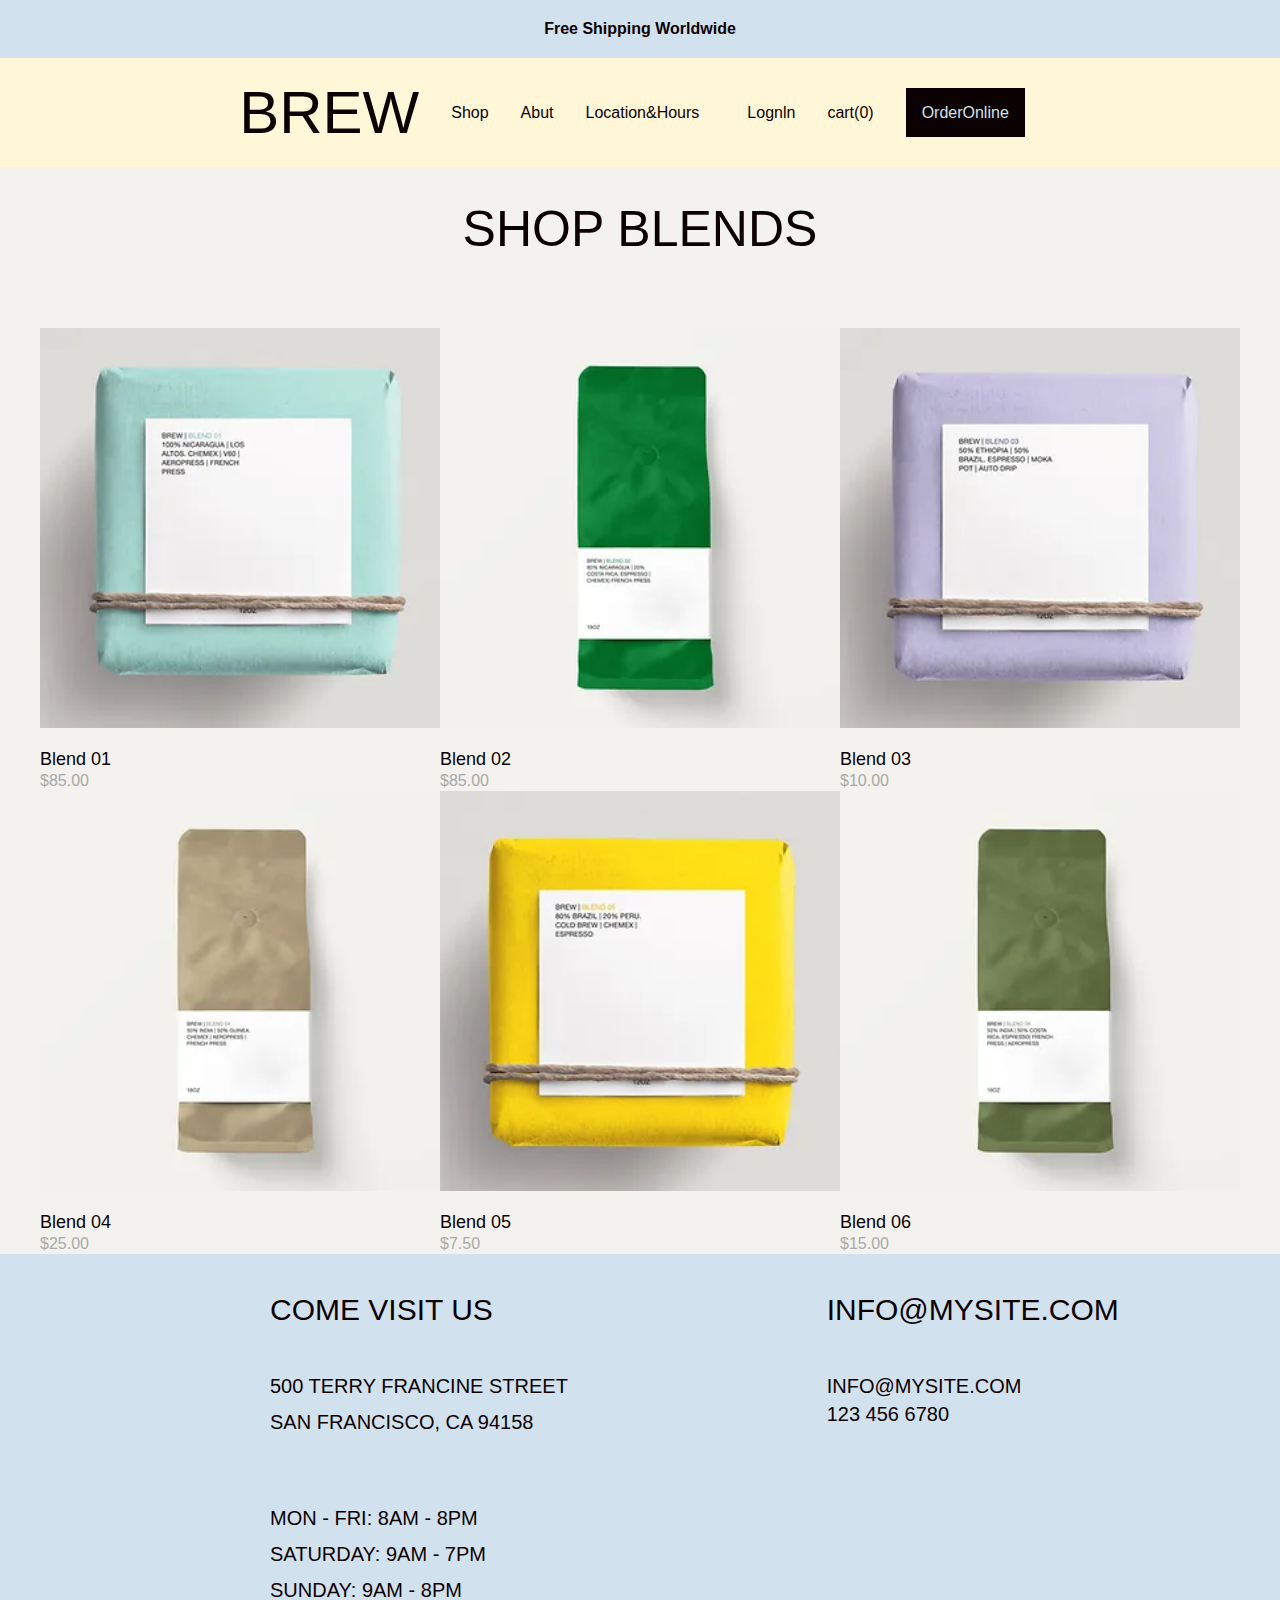
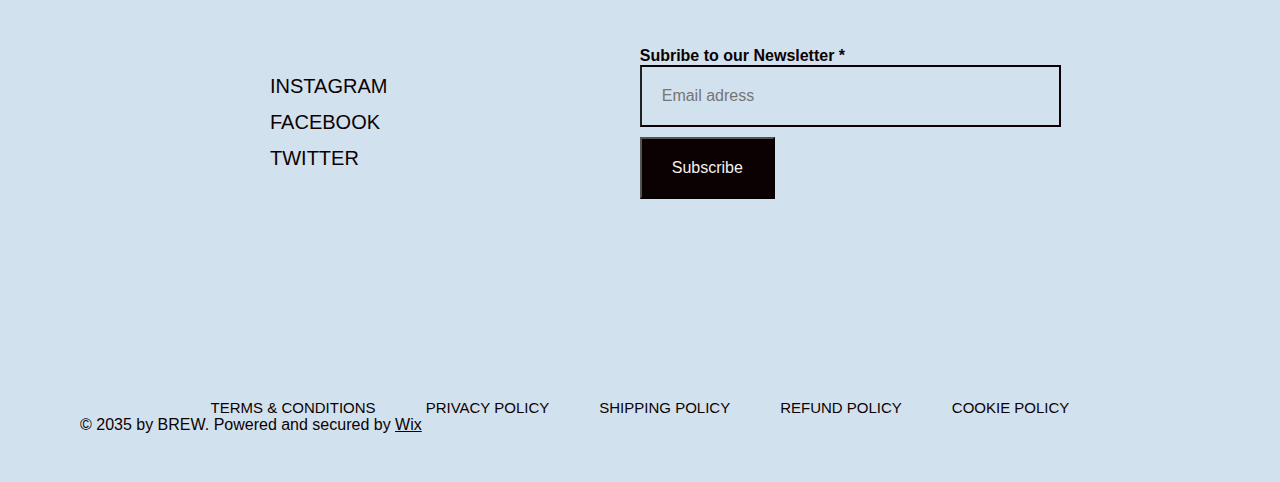
<file: shop.html>
<!DOCTYPE html>
<html lang="en">
<head>
    <meta charset="UTF-8">
    <meta name="viewport" content="width=device-width, initial-scale=1.0">
    <title>Shop</title>
    <link rel="stylesheet" href="c ss/stayle.css">
    <link rel="stylesheet" href="c ss/owl.carousel.min.css">
    <link rel="stylesheet" href="c ss/owl.theme.default.min.css">
</head>
<body class="ffee">
    <section class="data">
        <div class="flex">
            <h1 class="Free">Free Shipping Worldwide</h1>
        </div>
        <header class="flex valingn_center">
            <div class="logo">
                <a href="index.html"><h6>BREW</h6></a>
                     </div>
                <nav>
                    <ul class="flex">
                        <li><a href="shop.html">Shop</a></li>
                        <li><a href="abut.abut">Abut</a></li>
                        <li><a href="section.footer">Location&Hours</a></li>
    
                            <ul class="hlf">
                                <li><a href="logn.html">Lognln</a></li>
                                <li><a href="cart(0)">cart(0)</a></li>
                                <div class="OrderOnline">
                                <a href="#" class="order">OrderOnline</a>
                    </ul>
                </nav>
                     </div>
            </div>
        </section>
                </header>









    <section class="ag">
        <div class="woo">
            <h1>SHOP BLENDS</h1>
        <ul class="flex">
            <li class=""><a href="Blend 01.html"><img src="imges/84770f_1cea87595f6c4d37899d07370562089c~mv2.webp" alt=""><br>Blend 01 <br> <samp class="ww">$85.00</samp></a></li>
            <li class=""><a href="Blend 02.html"><img src="imges/c837a6_1e65da23334f4eb8bafd875a483ef48e~mv2.webp" alt=""><br>Blend 02 <br> <samp class="ww">$85.00</samp></a></li>
            <li class=""><a href="Blend 03.html"><img src="imges/84770f_c97947e9a07e4991bc824fe6510f9376~mv2.webp" alt=""><br>Blend 03 <br> <samp class="ww">$10.00</samp></a></li>
        </ul>
        </div>
        <div class="woo">
        <ul class="flex">
            <li class=""><a href="Blend 04.html"><img src="imges/c837a6_a846015cd32f428992ec894a73906341~mv2.webp" alt=""><br>Blend 04 <br> <samp class="ww">$25.00</samp></a></li>
            <li class=""><a href="Blend 05.html"><img src="imges/84770f_141e2ec6209840449c122d2f447d433c~mv2.webp" alt=""><br>Blend 05 <br> <samp class="ww">$7.50</samp></a></li>
            <li class=""><a href="Blend 06.html"><img src="imges/c837a6_601e0903e6724acfb1f2826549e1ac53~mv2.webp" alt=""><br>Blend 06 <br> <samp class="ww">$15.00</samp></a></li>

        </ul>
        </div>
    </section>
    <section class="LocationHours" id="LocationHours">
        <footer class="maxwidth" action="index.html">
            <div class="flex">
            <div class="footer-l">
                <h4>COME VISIT US</h4>
                <ul>
                    <li>500 TERRY FRANCINE STREET</li>
                    <li>SAN FRANCISCO, CA 94158</li>
                </ul>
            </div>
                <div class="footer-t">
                    <h4>INFO@MYSITE.COM</h4>
                    <ul>
                        <li><a href="mailto:INFO@MYSITE.COM">INFO@MYSITE.COM</a></li>
                        <li>123 456 6780</li>
                    </ul>
                </div>
            </div>
            <div class="footer-r">
                <ul>
                    <li>MON - FRI: 8AM - 8PM</li>
                    <li> ​​SATURDAY: 9AM - 7PM</li>
                    <li> ​SUNDAY: 9AM - 8PM</li>
                </ul>
                </div>
                <div class="flex">
                <div  class="footer-j">
                    <ul>
                        <li><a href="https://www.instagram.com/wix">INSTAGRAM</a></li>
                        <li><a href="https://www.facebook.com/wix">FACEBOOK</a></li>
                        <li><a href="https://www.twitter.com/wix">TWITTER</a></li>
                    </ul>
                    </div>
                    <div class="h">
                        <h6>Subribe to our Newsletter *</h6>
                        <input type="email" class="ccustom-focus" placeholder="Email adress" required aria-required="true" pattern="^ .+@.+/.[a-ZA-Z]{2,63}$" maxlength="250" autocomplete="off" aria-invalid="true" name="mail">
                    <input type="submit" value="Subscribe" name="mail">
                    </div>
        </footer>
        <div class="i">
            <ul class="flex">
                <li>TERMS & CONDITIONS</li>
                <li>PRIVACY POLICY</li>
                <li>SHIPPING POLICY</li>
                <li>REFUND POLICY</li>
                <li>COOKIE POLICY</li>
            </ul>
        </div>
        <div class="fc maxwidth"><p>© 2035 by BREW. Powered and secured by <u>Wix</u></p></div>
    </section>
</body>
<script src="./js/opn.js"></script>
<script src="./js/lightbox-plus-jquery.min.js"></script>
<script src="./js/owl.carousel.min.js"></script>
<script src="./js/bootstrap.js"></script>
</html>
</file>
<file: c ss/stayle.css>
* {
    padding: 0;
    margin: 0;
    box-sizing: border-box;
}
html {
    scroll-behavior: smooth;
}
body {
    font-family: "Roboto", Helvetica, sans-serif;
    color: #0C0102;
    text-decoration: none !important;
    list-style: none !important;
}
body.ffee {
    background-color: #f3f2ee;
}
a {
    text-decoration: none !important;
    list-style: none !important;
}
.valingn_center {
    align-items: center;
}
.flex {
    display: flex;
}
img {
    width: 100%;
    height: auto;
}
.maxwidth {
    width: 100%;
    max-width: 1120px;
    margin: 0 auto;
}
.ww {
    color: darkgray;
}
div h1.Free {
    width: 100%;
    max-width: 100%;
    background: #d2e1ee;
    font-family: "eLilita On", Helvetica, sans-serif;
    display: inline-flex;
    list-style: none;
    justify-content: center;
    padding: 20px;
    font-size: 16px;
}
div.header-action {
    margin-left: 400px;
    width: 100%;
    display: flex;
    align-items: center;
}
header {
    width: 100%;
    max-width: 100%;
    display: flex;
    align-items: center;
    background-color: #fff7d8;
    width: 100%;
    padding: 0px 36px;
    background-attachment: fixed;
    justify-content: center;
}
header nav ul {
    padding: 16px 16px;
    width: 100%;
    font-family: "Rubik", Helvetica, sans-serif;
    font-size: 16px;
    align-items: center;
    display: inline-flex;
    list-style: none;
    gap: 32px;
}
section.data {
    position: fixed !important;
    left: 0;
    top: 0;
    right: 0;
    z-index: 1000;
    box-shadow: none;
    width: 100%;
    align-items: center;
}
nav ul li a {
    color: #0C0102;
    align-items: center;
}
nav ul a:hover {
    color: green;
}

.x:hover {
    transform: scale(1.1, 1.1);
}
.x:hover > .x:not(:hover) {
    filter: blur(10px);
    transform: scale(10.9, 10.9);
}
header div.logo a h6 {
    font-size: 60px;
    font-family: "Roboto", Helvetica, sans-serif;
    min-width: 12px;
    padding: 20px 16px;
    font-weight: 500;
    align-items: center;
    color: #0C0102;
}
div.header-action {
    color: #0C0102;
    display: inline-block;
}
.header-action:hover {
    color: green;
}
a.order {
    background:#0C0102;
    color: #d2e1ee;
    font-size: 16px;
    padding: 16px;
    align-items: center;
    border: none;
}
a.order:hover {
    background-color: green;
    color: white;
}
.orderonline div.maxwidth {
    color: #0C0102;
}
div.for h4 {
    font-size: 80px;
    color: white;
}
br.ppp {
    align-items: center;
}
.responsive-menu {
    display: none;
    text-decoration: none;
    list-style: none;
}
div.cart, div.re {
    display: inline-flex;
    align-items: center;
    margin-left: 30px;
}
.responsive-menu .cart {
    font-size: 40px;
    margin: auto;
    display: inline-flex;
    
}
a.closemenu img {
    width: 40px;
}
.hero {
    background-color: #FFBA6C;
    padding: 48px 0;
    align-items: center;
}

section.hero {
    background-color: green;
    margin-top: 90px;
    background: url(../imges/c837a6_92e0451a84214884a2f4efe4226d6c2f~mv2.webp) center top;
    background-size: cover;
    background-repeat: no-repeat;
    font-size: 30px;
    padding-top: 120px;
    font-family: "Roboto", Helvetica, sans-serif;
    padding-left: 80px;
    width: 100%;
    max-width: 100%;
    justify-content: center;
}
.hero-r .shopblends {
    background: #fff7d8;
    background-size: cover;
    font-size: 40px;
    font-family: "Roboto", Helvetica, sans-serif;
    padding: 25px 50px ;
    color: #0C0102;
    justify-content: end !important;
    border: 1px solid #0C0102;
    display: inline-block;
    
}
.hero-r a.shopblends {
    align-items: end !important;
    margin-top: 240px;
    margin-left: 830px;
}
a.shopblends:hover {
    background-color: green;
    color: white;
}
section.hero h4 {
    font-size: 80px;
    padding: 0px 80px;
    border-radius: 200px;
    color: white;
}
.mo p {
    margin-top: 200px;
    width: 100%;
    max-width: 100%;
    font-size: 40px;
    text-align: center !important;
    font-family: "Rubik", Helvetica, sans-serif;
}
div.mo {
    margin-bottom: 300px;
}
.grab,.cardscontainer.flex{
    background-color: #fff7d8;
    width: 100%;
    max-width: 100%;
}
.grab,.cardscontainer .flex {
    width: 100%;
    display: inline-block;
    padding: 24px;
    font-size: 24px;
    font-weight: 700;
    justify-content: center;
    color: #0C0102;
} 
div.grab h1 {
    display: flex;
    font-family: "Roboto", Helvetica, sans-serif;
    justify-content: center;
}

.grab a img {
    width: 349px;
    height: 349px;
   
}
.grab p {
    padding-top: 20px;
    font-size: 16px;
    font-family: Rubik, Helvetica, sans-serif;
    line-height: 20px;
    font-weight: 300;
}
.grab h3 {
    padding-top: 20px;
    font-family: "Roboto", Helvetica, sans-serif;
    font-size: 24px;
    line-height: 30px;
    font-weight: 300;
}
samp.ww {
    font-size: 16px;
    font-family: "Roboto", Helvetica, sans-serif;
    color: darkgray;
}
div.photo ul li.card {
    display: inline-flex !important;
}
div.photo {
    background-color: #f3f2ee;
    width: 100%;
    max-width: 100%;
    display: inline-flex;
    margin: 0 auto;
}
div.photo{
    direction: ltr;
}
div.photo {
    padding: 16px 0px;
    font-size: 24px;
    font-family: "Rubik", Helvetica, sans-serif;
    display: inline-flex;
}
div.photo {
    margin-top: 0px;
    padding: 16px 16px;
    background-color: #f3f2ee;
    display: inline-flex;
    margin-left: 0px !important;
    gap: 0px;
}
div.photo ul li {
    display: inline-flex !important;
}
.photo ul li {
    margin-left: 32px;
}
li.card a img {
    width: 302px !important;
    height: 302px;
    margin-bottom: 32px;
    object-fit: cover;
    object-position: 50% 50%;
    vertical-align: middle;
}
ul.cards {
    display: flex;
    gap: 0px;
}
.our-menu {
    padding: 96px 0;
}
section.our-menu{
    background-color: #f3f2ee;
    width: 100%;
}
.maxwidth a {
    color: #0C0102;
    font-size: 16px;
    font-family: "Rubik", Helvetica, sans-serif;
}
.zo {
    background-color: #f3f2ee;
    width: 100%;
}
div.flex  {
    width: 100% !important;
}
div.flex h2 {
    font-size: 30px;
    font-family: "eLilita On", Helvetica, sans-serif;
    font-weight: 500;
    margin: 0 auto;
}
div.y a {
    background: #fff7d8;
    font-size: 40px;
    font-family: "Roboto", Helvetica, sans-serif;
    color: #0C0102;
    background-size: cover;
    padding: 20px 90px;
    margin-top: 0px;
    margin-bottom: 50px;
    display: inline-flex;
    align-items: center;
    border: 1px solid #0C0102;
}
div.y {
    background-color: #f3f2ee;
    width: 100%;
    text-align: center;
}
.y a:hover {
    background: green;
    color: white;
}
section.LocationHours {
    background-color: #d2e1ee;
    padding: 48px 0px;
    width: 100% !important;
    max-width: 100%;
    text-decoration: none;
}
div .footer-l {
    width: 100%;
}
div .footer-t {
    width: 50%;
}
.footer-l h4 {
    padding: 0px 0;
    font-size: 30px;
    font-family: "Roboto", Helvetica, sans-serif;
    line-height: 16px;
    margin-bottom: 60px;
    padding-left: 190px;
    font-weight: 400;
}
.footer-l ul.po li {
    line-height: 16px;
    margin-bottom: 24px;
    display: block;
    padding-left: 190px;
    font-size: 20px;
    text-align: center;
    font-family: "Rubik", Helvetica, sans-serif;
    font-weight: 200;    
}
.footer-l ul li {
    padding-left: 190px;
    list-style: none;
    font-size: 20px;
    display: block;
    font-family: "Rubik", Helvetica, sans-serif;
    color: #0C0102;
    margin-top: 20px;
    line-height: 16px;
    font-weight: 200;
    text-decoration: none;
}

.footer-t h4 {
    font-size: 30px;
    font-family: "Roboto", Helvetica, sans-serif;
    margin-bottom: 60px;
    line-height: 16px;
    font-weight: 400;
}

.footer-t ul  li,.footer-t ul  li a  {
    list-style: none;
    font-size: 20px;
    display: block;
    font-family: "Rubik", Helvetica, sans-serif;
    color: #0C0102;
    margin-top: 12px;
    line-height: 16px;
    font-weight: 200;
    text-decoration: none;
}
.footer-r ul  li {
    padding-left: 190px;
    list-style: none;
    font-size: 20px;
    display: block;
    font-family: "Rubik", Helvetica, sans-serif;
    color: #0C0102;
    margin-top: 20px;
    line-height: 16px;
    font-weight: 200;
    text-decoration: none;
}
.footer-r {
    margin-top: 80px;
}
.footer-j ul  li a {
    padding-left: 190px;
    list-style: none;
    font-size: 20px;
    display: block;
    font-family: "Rubik", Helvetica, sans-serif;
    color: #0C0102;
    margin-top: 20px;
    line-height: 16px;
    font-weight: 200;
    text-decoration: none;
}
.footer-j ul {
    margin-top: 80px;
    list-style: none;
}
.footer-j input[type="submit"] {
    margin-top: 0px;
}
div.h input[type="email"] {
    margin-top: 0px;
    list-style: none;
    font-size: 16px;
    background-color: #d2e1ee;
    border-right: 2px solid #0C0102;
    border-top: 2px solid #0C0102;
    border-bottom: 2px solid #0C0102;
    padding: 20px 190px 20px 20px;
    align-items: center;
    text-indent: 0px;
    gap: 0px !important;
}
div.h h6,input[type="email"],input[type="submit"] {
    margin-top: 10px;
}
div.h input[type="email"]:hover {
    border-top: #d2e1ee;
    border-left: #d2e1ee;
    background-color: #d2e1ee;
}
div.h {
    margin-top: 40px;
}
div.footer-j {
    width: 50%;
}
input[type="submit"] {
    align-items: center;
    background-color: #0C0102;
    color: #f3f2ee;
    font-size: 16px;
    font-family: "Rubik", Helvetica, sans-serif;
    padding: 20px 30px;
    border: 1 solid #0C0102;
    align-items: center;
    display: inline-block;
    gap: 0px !important;
}
div.h input[type="submit"]:hover {
    background-color: darkgreen;
}
div.h h6 {
    margin-top: 9px;
    font-size: 16px;
    list-style: none;
    font-family: Arial, Helvetica, sans-serif;
}
div.i ul.flex {
    font-size: 15px;
    list-style: none;
    gap: 50px;
    margin-top: 200px;
    justify-content: center;
    font-family: "Rubik", Helvetica, sans-serif;
}
div.i p.flex {
    font-size: 16px;
    list-style: none;
    margin-top: 30px;
    justify-content: center;
    font-family: "Rubik", Helvetica, sans-serif;
}
body.hero {
    background-color: #f2f1ed;
    width: 100%;
    max-width: 1120%;
    margin: 0 auto;
}
a.nn  {
    font-size: 16px;
    font-family: "Rubik", Helvetica, sans-serif;
    color: #0C0102;
    list-style: none;
    display: inline-flex;
    text-decoration: none;
    justify-content: center;
    gap: 0px;
    padding-left: 220px;
    margin-bottom: 50px;
    
}
a.bi  {
    font-size: 16px;
    font-family: "Rubik", Helvetica, sans-serif;
    color: #0C0102;
    list-style: none;
    display: inline-flex;
    text-decoration: none;
    justify-content: center;
    gap: 0px;
    color: #7e7b7b;
}
div.mg a  {
    font-size: 16px;
    font-family: "Rubik", Helvetica, sans-serif;
    color: #0C0102;
    list-style: none;
    display: inline-flex;
    text-decoration: none;
    justify-content: center;
    gap: 0px;
    margin-bottom: 50px;
    
}
div.nl a  {
    font-size: 16px;
    font-family: "Rubik", Helvetica, sans-serif;
    color: #0C0102;
    list-style: none;
    display: inline-flex;
    text-decoration: none;
    justify-content: end;
    gap: 0px;
    margin-bottom: 50px;
    
}
div.opo {
    display: inline-flex;
    gap: 600px;
    margin-top: 200px;
}
div.kl {
    display: flex;
    justify-content: center;
    gap: 20px;
}
div.uy img {
   width: 500px;
   box-sizing: border-box;
   border: 5px solid #f0ede9;
   margin-bottom: 40px;
}
div.uy p {
    font-size: 16px;
    font-family: "Rubik", Helvetica, sans-serif;
    font-weight: 100;
}
section.flex {
    padding-left: 200px;
    margin-top: 200px;
    margin-bottom: 200px;
    gap: 40px;
}
div.jog h1 {
    font-size: 50px;
    font-family: "Roboto", Helvetica, sans-serif;
    font-weight: 400;
    margin-bottom: 10px;
}
div.jog p {
    font-size: 20px;
    font-family: "Rubik", Helvetica, sans-serif;
    font-weight: 100;
    margin-bottom: 10px;
}
div.jog h3 {
    font-size: 30px;
    font-family: "Roboto", Helvetica, sans-serif;
    font-weight: 100;
    margin-bottom: 30px;
    margin-top: 30px;
}
.hlf li button {
    font-size: 18px;
    background: none;
    border: none;
}
div.jog input[type="number"] {
    text-align: center;
    width: 7.45em;
    position: relative;
    display: inline-block;
    margin-bottom: 30px;
    border: 0px solid oldlace ;
    padding: 10px;
    font-size: 20px;
}
div.poo button {
    align-items: center;
    background: #0C0102;
    color: #f3f2ee;
    padding: 15px 160px;
    border: 0 solid #0C0102;
    font-size: 16px;
    margin-bottom: 70px;
}
div button:hover {
    background-color: #7e7b7b;
}
h2.accordion-header button {
    font-size: 19px;
    font-family: "Roboto", Helvetica, sans-serif;
    height: 40px;
    background-color: #f2f1ed;
    border: 0px solid #f2f1ed;
}
summary {
    display: block;
    box-sizing: border-box;
    float: none;
    line-height: 24px;
    position: static;
    z-index: auto;
    font-size: 16px;
    font-family: Arial, Helvetica, sans-serif;
    font-weight: 300;
    margin-bottom: 20px;
}
i.bx  {
    font-size: 20px;
    margin-left: 200px;
    
}
summary img {
    direction: var(--wix-direction);
}
div.accordion p {
    font-size: 16px;
    font-family: "Rubik", Helvetica, sans-serif;
    font-weight: 100;
}
div.accordion-item {
    background-color: #f2f1ed;
    border: 0px solid #f2f1ed;
}
div.accordion-item:hover {
    background-color: #f2f1ed;
    margin: 0px;
    border: 0px solid #f2f1ed;
}
div.accordion {
    background-color: #f2f1ed;
}
.backtotop {
    display: inline-block;
    width: 40px;
    height: 40px;
    text-align: center;
    border-radius: 50%;
    background: url(../imges/arrow-up.svg) center center no-repeat #fff7d8;
    position: fixed;
    bottom: 40px;
    right: 40px;
    cursor: pointer;
    z-index: 10;
    display: none;
}
.backtotop:hover {
    background: url(../imges/arrow-up.svg) center center no-repeat green;
}
ul.sidebar {
    text-decoration: none;
    list-style: none;
    background-color: #fff7d8;
    position: fixed;
    top: 0;
    margin-bottom: 30px;
    right: -250px;
    width: 240px;
    padding: 16px;
    height: 100vh;
    box-shadow: -5px 0 5px rgba(0, 0, 0, 0.15);
    z-index: 15;
}
ul.sidebar li {
    line-height: 32px;
}
ul.sidebar li.x a {
    text-decoration: none;
    list-style: none;
    font-size: 30px;
    margin-bottom: 20px;
    font-family: Arial, Helvetica, sans-serif;
}
ul.sidebar li.close {
    padding: 16px 0;
}
.owl-carousel .owl-nav {
    text-align: center;
}
.owl-carousel .owl-nav .owl-next,
.owl-carousel .owl-nav .owl-prev {
    width: 50px;
    height: 50px;
    border-radius: 50%;
    margin: 8px;
    color: #0C0102 !important;
    font-size: 40px !important;
    line-height: 50px !important;
    opacity: 0.9;
}
.owl-carousel .owl-nav .owl-next:hover,
.owl-carousel .owl-nav .owl-prev:hover {
    opacity: 1;
} 
#cards .owl-nav .owl-next,
#cards .owl-nav .owl-prev {
    position: absolute;
    top:30%;
}
#cards .owl-nav .owl-next {
    right: -24px;
}
#cards .owl-nav .owl-prev {
    left: -24px;
}
.owl-carousel .owl-dots {
    text-align: center;
}
.owl-carousel .owl-dots .owl-dot {
    background-color: #d2e1ee !important;
    width: 12px;
    height: 12px;
    border-radius: 50%;
    margin: 4px;
}
.owl-carousel .owl-dots .owl-dot.active {
    background-color: green !important;
}
.owl-carousel .card a img {
    margin: 0 auto;
    margin-bottom: 24px;
}
section.ag {
    text-decoration: none;
}
section.ag h1 {
    font-size: 50px;
    font-family: Arial, Helvetica, sans-serif;
    font-weight: 400;
    text-align: center;
    margin-bottom: 70px;
}
div.woo ul li img {
    width: 400px;
    height: 400px;
    display: block;
    text-decoration: none;
    align-items: center;
}

div.woo h1 {
    margin-top: 200px;
    color: #0C0102;
    font-size: 50px;
    text-decoration: none;
    align-items: center;
}
div.woo ul.flex {
    gap: 0px;
    text-decoration: none;
    list-style: none;
    justify-content: center;
    margin-bottom: 0px;
}
div.woo ul.flex li a {
    color: #0C0102;
    font-size: 18px;
    font-family: "Roboto", Helvetica, sans-serif;
    font-weight: 400;
}
div.m h1 {
    font-size: 50px;
    font-family: Arial, Helvetica, sans-serif;
    font-weight: 300;
}
div.m {
    text-align: center;
    margin-bottom: 100px;
    display: block;
    background-color: white;
}
div.v {
    margin-top: 60px;
    margin-bottom: 60px;
}





body.order {
    background-color: #b51414;
    width: 500px !important;
    height: 700px !important;
    
}
div.cart button {
    background-color: #0C0102;
    font-size: 20px;
    color: white;
    align-items: center;
    width: 500px;
    height: 100px;
}
div.ggg {
    width: 500px;
    height: 700px;
    background-color: #7e7b7b;
}
div.vi button {
    background-color: green;
    color: white;
    font-size: 16;
    width: 300px;
    height: 50px;
    margin-left: 100px;
    margin-top: 400px;
}
@supports (container-type:inline-size) {
    :root {
      --one-unit: 1cqw;
    }
  }
@keyframes grab{
    from{
        transform: translateY(10rem);
    }
}
@keyframes clip {
    from{
        
        clip-path: polygon(0 0, 0 0, 0 100%, 
        0% 100%);
        transform: translateX(-10rem);
    }
}


@media screen and (max-width: 1120px) {
    h1 {
        font-size: 30px;
    }

    h2 {
        font-size: 40px;
    }

    h3 {
        font-size: 32px;
    }

    h4 {
        font-size: 20px;
    }

    h5 {
        font-size: 24px;
    }
    h6 {
        font-size: 20px;
    }
    .mo.maxwidth p {
        font-size: 20px;
    }

    .header-r nav,
    .header-action {
        display: none;
    }
    .responsive-menu {
        display: block;
    }
    .responsive-menu img {
        max-width: 24px;
    }
    header {
        padding: 16px;
    }
    .grabquarter {
        justify-content: center;
    }
    .maxwidth {
        padding: 16px;
    }
    ul.cards {
        display: none;
    }

    .our-menu {
        padding: 64px 0;
    }

    section.data {
        padding: 0 16px;
    }

    .hero h4 {
        padding-left: 0;
        flex-direction: column;
        font-size: 45px !important;
    }
     div.maxwidth {
        flex-direction: column;
        gap: 64px;
    }
    .reviews-r div.submit,
    .mainbranch-r div.submit {
        justify-content: center;
        gap: 64px;
    }

    footer {
        flex-wrap: wrap;
        gap: 0;
    }

    .footer-l {
        width: 100%;
        margin-bottom: 32px;
    }

    .footer-t,
    .footer-r,
    .footer-j {
        width: 50%;
    }

    section.content div.blog-grid {
        flex-wrap: wrap;
        gap: 4%;
    }

    div.blog-card {
        width: 48%;
        margin-bottom: 32px;
    }
}
@media screen and (max-width: 768px) {
    .hero div.maxwidth {
        flex-direction: column;
        gap: 64px;
    }

    .hero-l,
    .hero-r {
        width: 100%;
        text-align: center;
    }

    .footer-t {
        width: 100%;
        margin-bottom: 32px;
    }

    .footer-j {
        width: 100%;
    }

    section.content div.blog-grid {
        flex-direction: column;
    }

    div.blog-card {
        width: 100%;
    }
}
</file>
